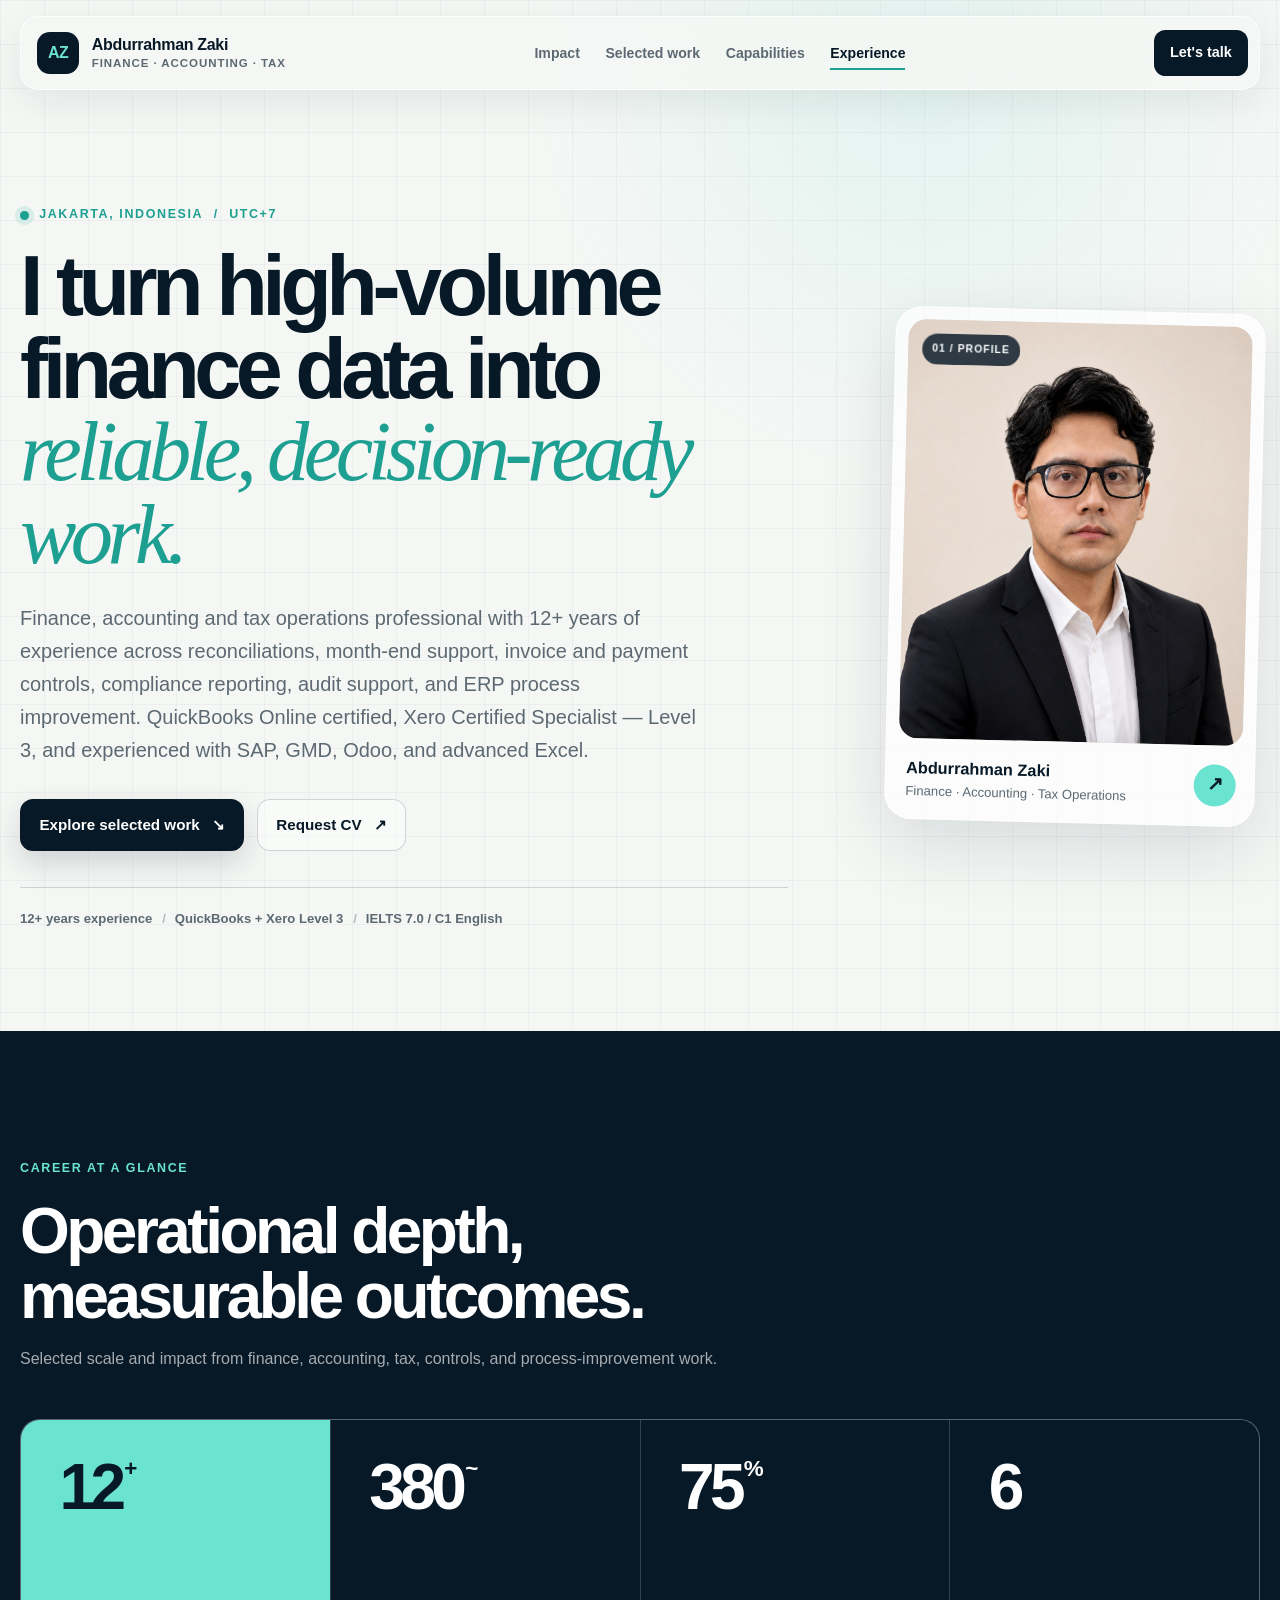
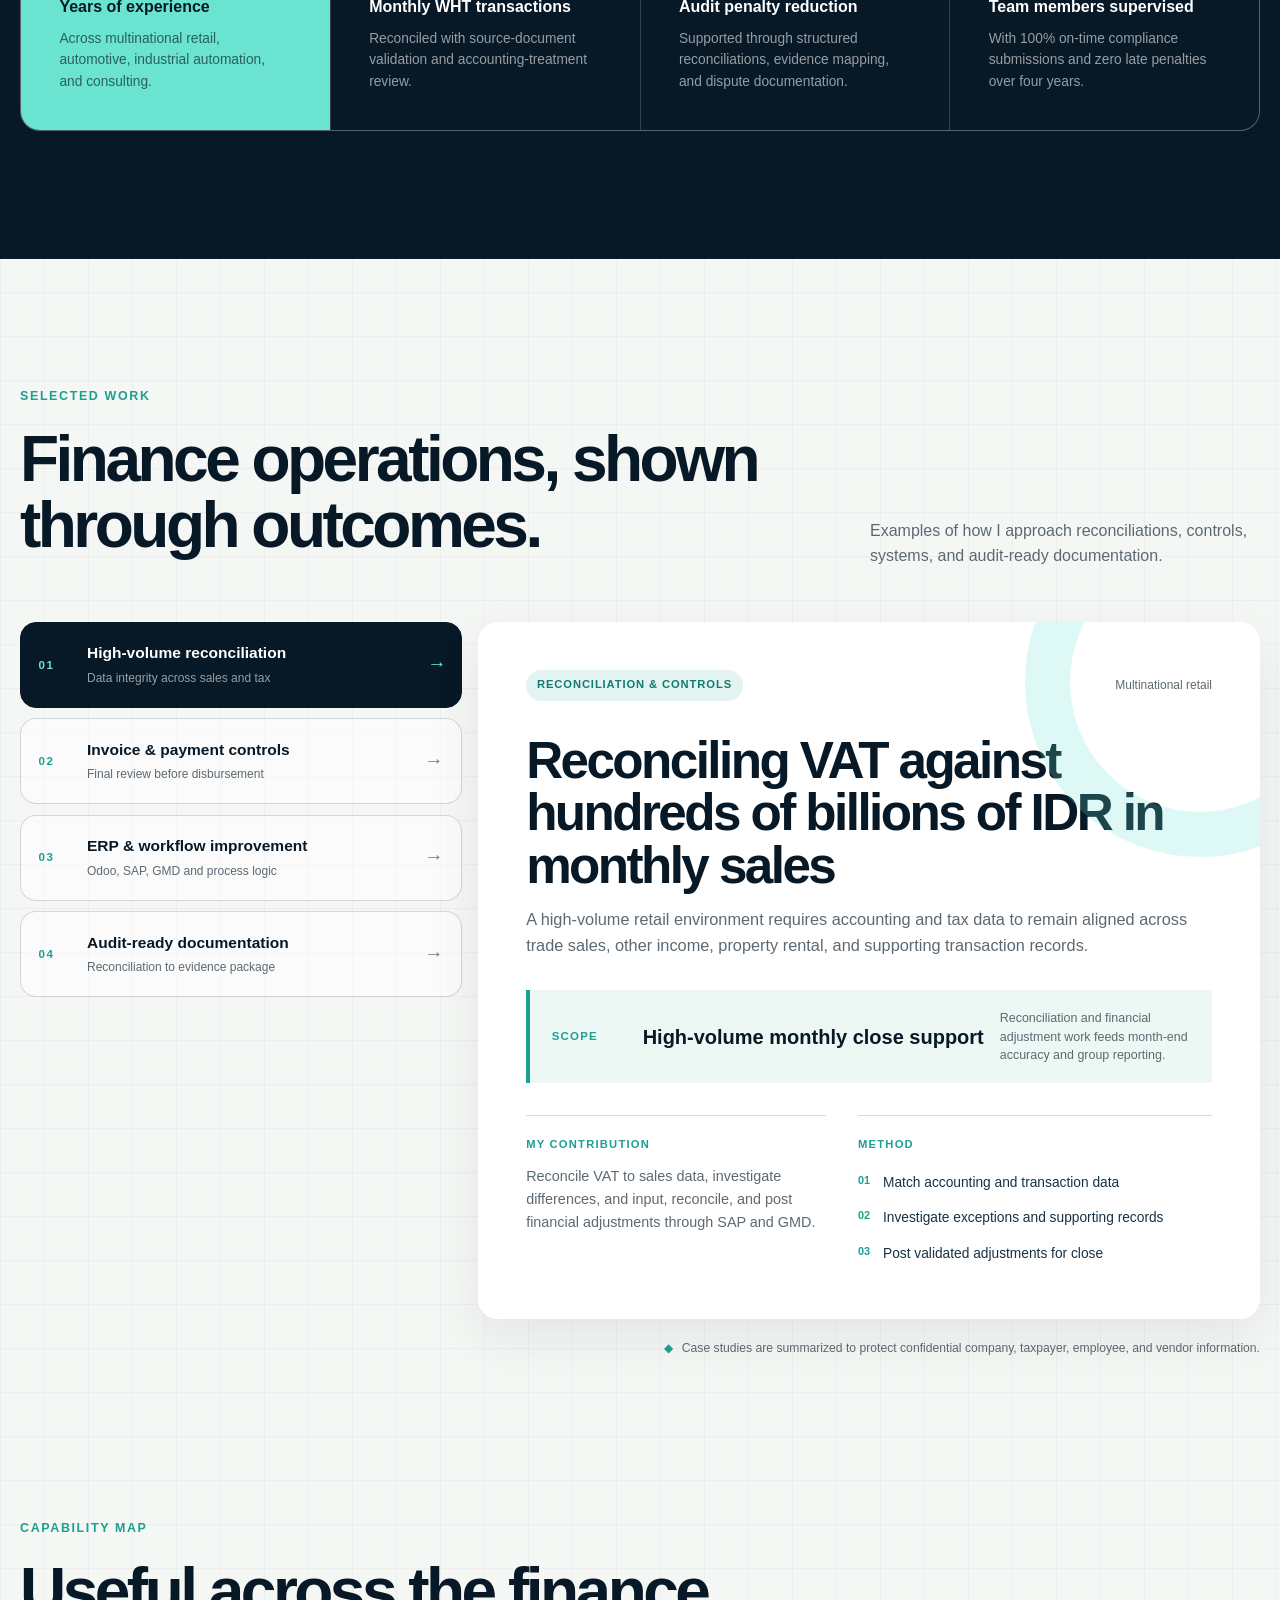
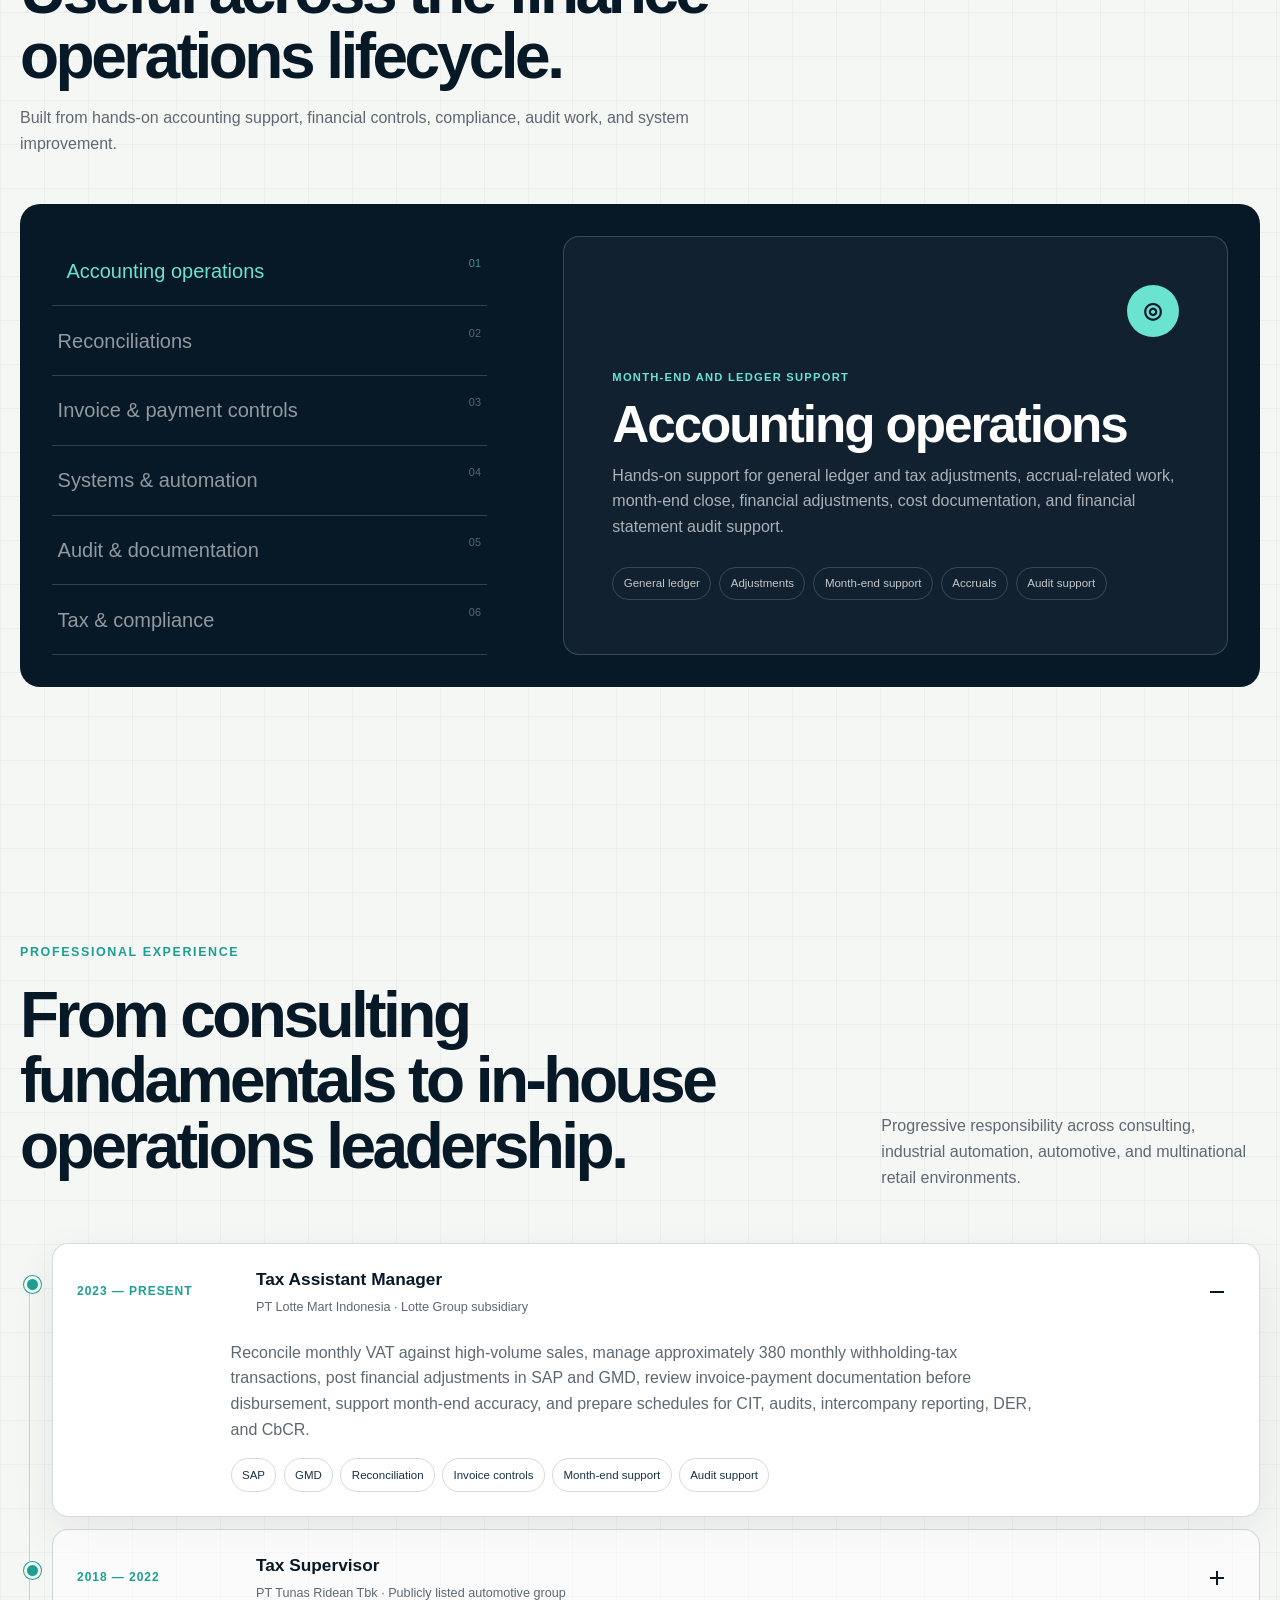
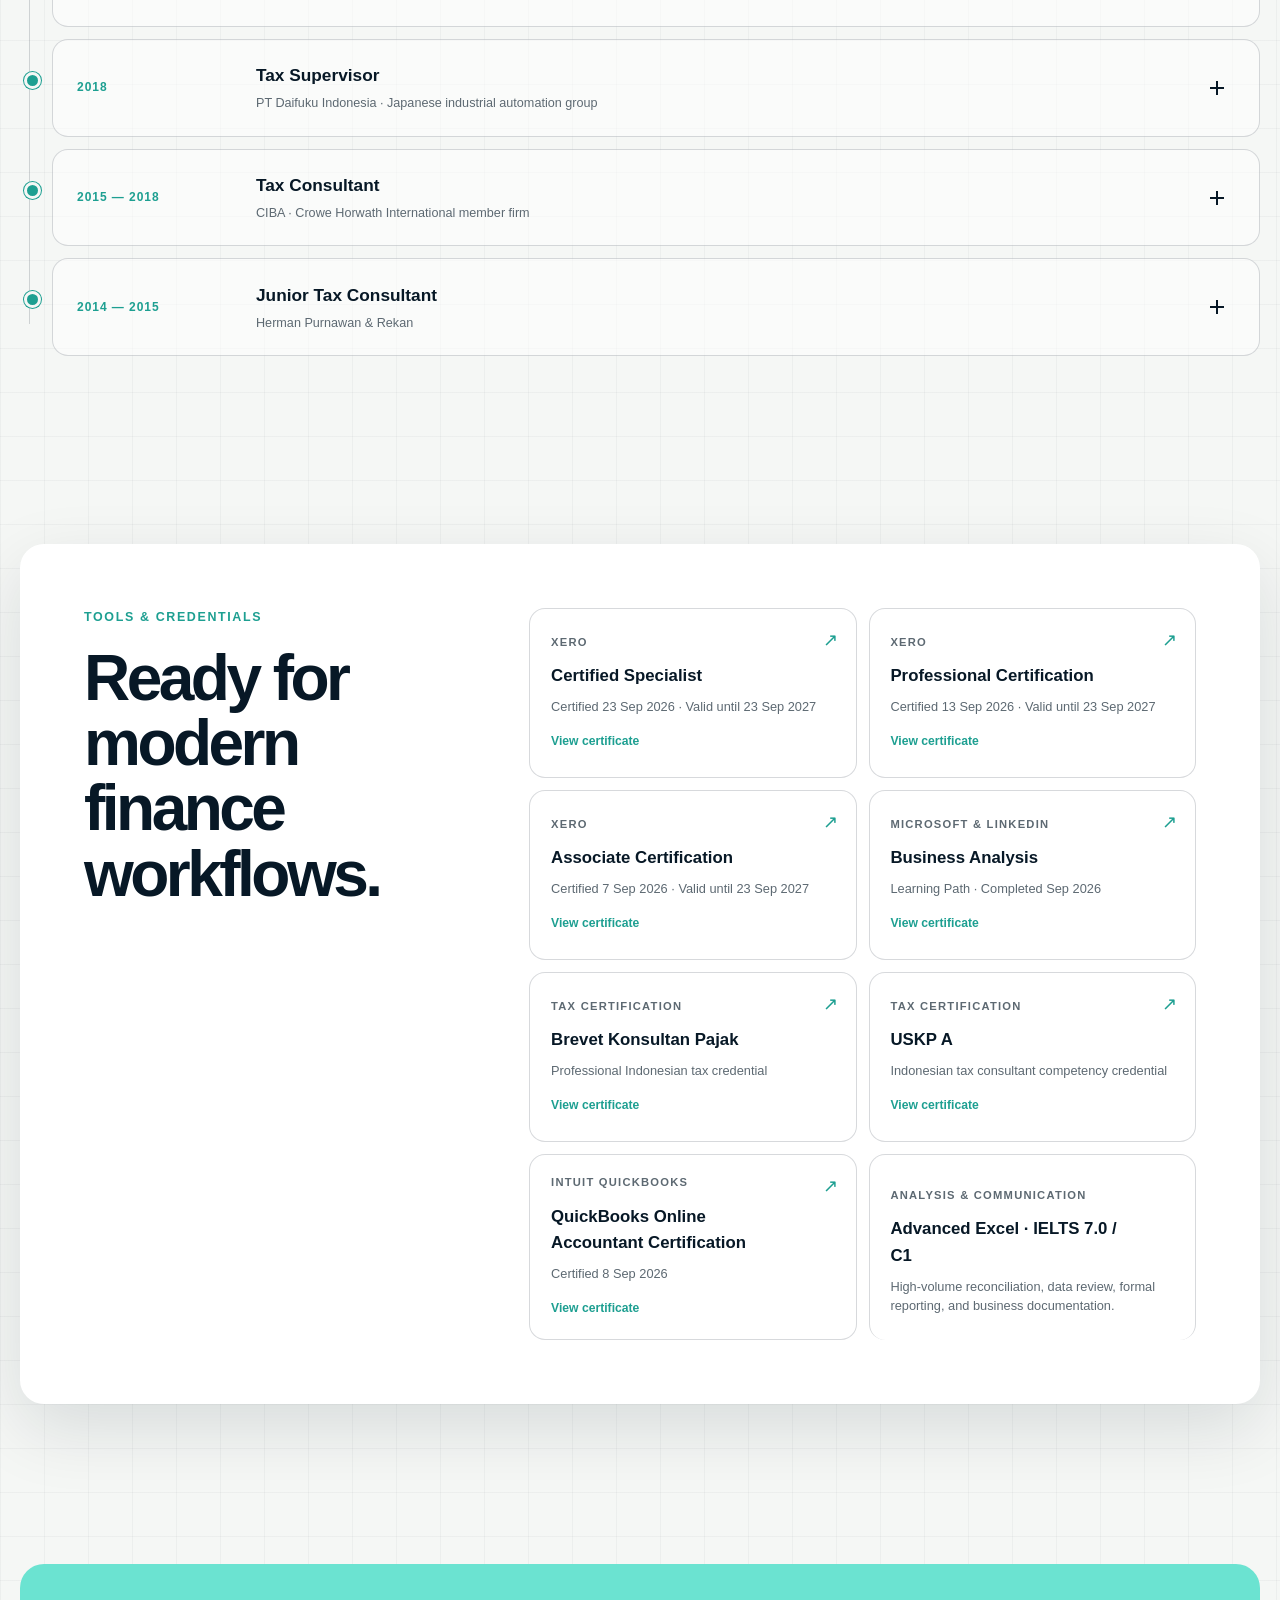
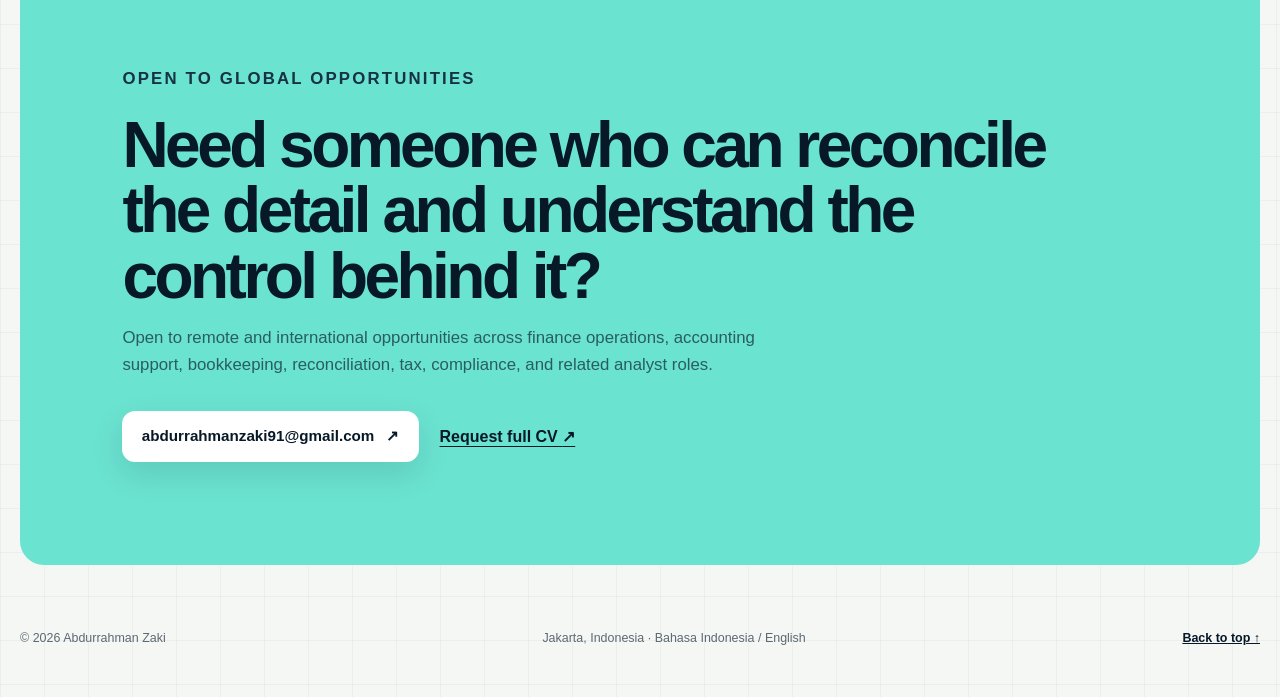
<file: index.html>
<!doctype html>
<html lang="en">
<head>
  <meta charset="utf-8">
  <meta name="viewport" content="width=device-width, initial-scale=1">
  <meta name="description" content="Abdurrahman Zaki — Finance, Accounting & Tax Operations professional with 12+ years of experience across reconciliations, month-end support, invoice controls, compliance, audits, and ERP process improvement.">
  <meta name="theme-color" content="#071826">
  <title>Abdurrahman Zaki | Finance, Accounting & Tax Operations</title>
  <link rel="icon" type="image/svg+xml" href="data:image/svg+xml,%3Csvg xmlns='http://www.w3.org/2000/svg' viewBox='0 0 64 64'%3E%3Crect width='64' height='64' rx='16' fill='%23071826'/%3E%3Cpath d='M15 46 28 16h8l13 30h-9l-2-6H26l-2 6h-9Zm14-14h6l-3-9-3 9Z' fill='%236be3d1'/%3E%3C/svg%3E">
  <link rel="stylesheet" href="styles.css?v=20260928-3">
</head>
<body>
  <a class="skip-link" href="#main">Skip to content</a>

  <header class="site-header" id="top">
    <a class="brand" href="#top" aria-label="Abdurrahman Zaki, home">
      <span class="brand-mark" aria-hidden="true">AZ</span>
      <span class="brand-copy">Abdurrahman Zaki<small>Finance · Accounting · Tax</small></span>
    </a>
    <nav class="main-nav" aria-label="Primary navigation">
      <a href="#impact">Impact</a>
      <a href="#work">Selected work</a>
      <a href="#expertise">Capabilities</a>
      <a href="#journey">Experience</a>
    </nav>
    <a class="header-cta" href="mailto:abdurrahmanzaki91@gmail.com">Let&apos;s talk</a>
  </header>

  <main id="main">
    <section class="hero" aria-labelledby="hero-title">
      <div class="hero-copy">
        <p class="eyebrow"><span class="status-dot" aria-hidden="true"></span> Jakarta, Indonesia <span aria-hidden="true">/</span> UTC+7</p>
        <h1 id="hero-title">I turn high-volume finance data into <em>reliable, decision-ready work.</em></h1>
        <p class="hero-lead">Finance, accounting and tax operations professional with 12+ years of experience across reconciliations, month-end support, invoice and payment controls, compliance reporting, audit support, and ERP process improvement. QuickBooks Online certified, Xero Certified Specialist — Level 3, and experienced with SAP, GMD, Odoo, and advanced Excel.</p>
        <div class="hero-actions">
          <a class="button button-primary" href="#work">Explore selected work <span aria-hidden="true">↘</span></a>
          <a class="button button-secondary" href="mailto:abdurrahmanzaki91@gmail.com?subject=CV%20Request">Request CV <span aria-hidden="true">↗</span></a>
        </div>
        <div class="hero-trust" aria-label="Professional focus">
          <span>12+ years experience</span>
          <span>QuickBooks + Xero Level 3</span>
          <span>IELTS 7.0 / C1 English</span>
        </div>
      </div>

      <aside class="profile-card" aria-label="Professional profile">
        <div class="portrait-wrap">
          <div class="portrait-frame">
            <img src="assets/abdurrahman-zaki.jpeg" alt="Professional portrait of Abdurrahman Zaki" width="1122" height="1402" fetchpriority="high">
          </div>
          <span class="portrait-index" aria-hidden="true">01 / PROFILE</span>
        </div>
        <div class="profile-meta">
          <div>
            <p class="profile-name">Abdurrahman Zaki</p>
            <p>Finance · Accounting · Tax Operations</p>
          </div>
          <a class="round-link" href="mailto:abdurrahmanzaki91@gmail.com" aria-label="Email Abdurrahman Zaki">↗</a>
        </div>
      </aside>
    </section>

    <section class="impact-section section" id="impact" aria-labelledby="impact-title">
      <div class="section-heading">
        <p class="section-kicker">Career at a glance</p>
        <h2 id="impact-title">Operational depth,<br>measurable outcomes.</h2>
        <p>Selected scale and impact from finance, accounting, tax, controls, and process-improvement work.</p>
      </div>
      <div class="metric-grid">
        <article class="metric-card metric-card-accent">
          <p class="metric-value"><span class="counter" data-target="12">12</span><sup>+</sup></p>
          <p class="metric-label">Years of experience</p>
          <p class="metric-note">Across multinational retail, automotive, industrial automation, and consulting.</p>
        </article>
        <article class="metric-card">
          <p class="metric-value"><span class="counter" data-target="380">380</span><sup>~</sup></p>
          <p class="metric-label">Monthly WHT transactions</p>
          <p class="metric-note">Reconciled with source-document validation and accounting-treatment review.</p>
        </article>
        <article class="metric-card">
          <p class="metric-value"><span class="counter" data-target="75">75</span><sup>%</sup></p>
          <p class="metric-label">Audit penalty reduction</p>
          <p class="metric-note">Supported through structured reconciliations, evidence mapping, and dispute documentation.</p>
        </article>
        <article class="metric-card">
          <p class="metric-value"><span class="counter" data-target="6">6</span><sup></sup></p>
          <p class="metric-label">Team members supervised</p>
          <p class="metric-note">With 100% on-time compliance submissions and zero late penalties over four years.</p>
        </article>
      </div>
    </section>

    <section class="work-section section" id="work" aria-labelledby="work-title">
      <div class="section-heading section-heading-row">
        <div>
          <p class="section-kicker">Selected work</p>
          <h2 id="work-title">Finance operations, shown through outcomes.</h2>
        </div>
        <p>Examples of how I approach reconciliations, controls, systems, and audit-ready documentation.</p>
      </div>

      <div class="case-explorer">
        <div class="case-nav" role="tablist" aria-label="Selected case studies">
          <button class="case-tab is-active" type="button" role="tab" aria-selected="true" aria-controls="case-panel" data-case="reconciliation">
            <span class="case-number">01</span>
            <span><strong>High-volume reconciliation</strong><small>Data integrity across sales and tax</small></span>
            <span class="case-arrow" aria-hidden="true">→</span>
          </button>
          <button class="case-tab" type="button" role="tab" aria-selected="false" aria-controls="case-panel" data-case="controls">
            <span class="case-number">02</span>
            <span><strong>Invoice & payment controls</strong><small>Final review before disbursement</small></span>
            <span class="case-arrow" aria-hidden="true">→</span>
          </button>
          <button class="case-tab" type="button" role="tab" aria-selected="false" aria-controls="case-panel" data-case="systems">
            <span class="case-number">03</span>
            <span><strong>ERP & workflow improvement</strong><small>Odoo, SAP, GMD and process logic</small></span>
            <span class="case-arrow" aria-hidden="true">→</span>
          </button>
          <button class="case-tab" type="button" role="tab" aria-selected="false" aria-controls="case-panel" data-case="audit">
            <span class="case-number">04</span>
            <span><strong>Audit-ready documentation</strong><small>Reconciliation to evidence package</small></span>
            <span class="case-arrow" aria-hidden="true">→</span>
          </button>
        </div>

        <article class="case-panel" id="case-panel" role="tabpanel" aria-live="polite">
          <div class="case-topline">
            <span class="case-tag" id="case-tag">Reconciliation & controls</span>
            <span class="case-sector" id="case-sector">Multinational retail</span>
          </div>
          <h3 id="case-title">Reconciling VAT against hundreds of billions of IDR in monthly sales</h3>
          <p class="case-summary" id="case-summary">A high-volume retail environment requires accounting and tax data to remain aligned across trade sales, other income, property rental, and supporting transaction records.</p>
          <div class="case-outcome">
            <p>Scope</p>
            <strong id="case-outcome">High-volume monthly close support</strong>
            <span id="case-outcome-note">Reconciliation and financial adjustment work feeds month-end accuracy and group reporting.</span>
          </div>
          <div class="case-columns">
            <div>
              <p class="mini-label">My contribution</p>
              <p id="case-role">Reconcile VAT to sales data, investigate differences, and input, reconcile, and post financial adjustments through SAP and GMD.</p>
            </div>
            <div>
              <p class="mini-label">Method</p>
              <ol class="method-list" id="case-method">
                <li><span>01</span>Match accounting and transaction data</li>
                <li><span>02</span>Investigate exceptions and supporting records</li>
                <li><span>03</span>Post validated adjustments for close</li>
              </ol>
            </div>
          </div>
        </article>
      </div>
      <p class="confidentiality-note"><span aria-hidden="true">◆</span> Case studies are summarized to protect confidential company, taxpayer, employee, and vendor information.</p>
    </section>

    <section class="expertise-section section" id="expertise" aria-labelledby="expertise-title">
      <div class="section-heading">
        <p class="section-kicker">Capability map</p>
        <h2 id="expertise-title">Useful across the finance operations lifecycle.</h2>
        <p>Built from hands-on accounting support, financial controls, compliance, audit work, and system improvement.</p>
      </div>
      <div class="expertise-layout">
        <div class="expertise-list" role="tablist" aria-label="Professional capabilities">
          <button class="expertise-tab is-active" type="button" role="tab" aria-selected="true" data-expertise="accounting"><span>Accounting operations</span><small>01</small></button>
          <button class="expertise-tab" type="button" role="tab" aria-selected="false" data-expertise="reconciliation"><span>Reconciliations</span><small>02</small></button>
          <button class="expertise-tab" type="button" role="tab" aria-selected="false" data-expertise="controls"><span>Invoice & payment controls</span><small>03</small></button>
          <button class="expertise-tab" type="button" role="tab" aria-selected="false" data-expertise="systems"><span>Systems & automation</span><small>04</small></button>
          <button class="expertise-tab" type="button" role="tab" aria-selected="false" data-expertise="audit"><span>Audit & documentation</span><small>05</small></button>
          <button class="expertise-tab" type="button" role="tab" aria-selected="false" data-expertise="tax"><span>Tax & compliance</span><small>06</small></button>
        </div>
        <article class="expertise-detail" role="tabpanel" aria-live="polite">
          <div class="expertise-icon" aria-hidden="true" id="expertise-icon">◎</div>
          <p class="mini-label" id="expertise-label">Month-end and ledger support</p>
          <h3 id="expertise-detail-title">Accounting operations</h3>
          <p id="expertise-copy">Hands-on support for general ledger and tax adjustments, accrual-related work, month-end close, financial adjustments, cost documentation, and financial statement audit support.</p>
          <div class="skill-chips" id="expertise-chips">
            <span>General ledger</span><span>Adjustments</span><span>Month-end support</span><span>Accruals</span><span>Audit support</span>
          </div>
        </article>
      </div>
    </section>

    <section class="journey-section section" id="journey" aria-labelledby="journey-title">
      <div class="section-heading section-heading-row">
        <div>
          <p class="section-kicker">Professional experience</p>
          <h2 id="journey-title">From consulting fundamentals to in-house operations leadership.</h2>
        </div>
        <p>Progressive responsibility across consulting, industrial automation, automotive, and multinational retail environments.</p>
      </div>

      <div class="timeline">
        <details class="role-card" open>
          <summary>
            <span class="role-year">2023 — Present</span>
            <span class="role-main"><strong>Tax Assistant Manager</strong><small>PT Lotte Mart Indonesia · Lotte Group subsidiary</small></span>
            <span class="role-toggle" aria-hidden="true"></span>
          </summary>
          <div class="role-content">
            <p>Reconcile monthly VAT against high-volume sales, manage approximately 380 monthly withholding-tax transactions, post financial adjustments in SAP and GMD, review invoice-payment documentation before disbursement, support month-end accuracy, and prepare schedules for CIT, audits, intercompany reporting, DER, and CbCR.</p>
            <div class="role-tags"><span>SAP</span><span>GMD</span><span>Reconciliation</span><span>Invoice controls</span><span>Month-end support</span><span>Audit support</span></div>
          </div>
        </details>

        <details class="role-card">
          <summary>
            <span class="role-year">2018 — 2022</span>
            <span class="role-main"><strong>Tax Supervisor</strong><small>PT Tunas Ridean Tbk · Publicly listed automotive group</small></span>
            <span class="role-toggle" aria-hidden="true"></span>
          </summary>
          <div class="role-content">
            <p>Managed six staff, supervised monthly compliance for two entities, supported annual CIT and financial-statement audits, built Odoo tax logic, rebuilt VAT-to-sales reconciliation controls, and maintained 100% on-time submissions with zero late penalties over four years.</p>
            <div class="role-tags"><span>Team supervision</span><span>Odoo</span><span>VAT-to-sales reconciliation</span><span>Controls</span><span>Audit support</span></div>
          </div>
        </details>

        <details class="role-card">
          <summary>
            <span class="role-year">2018</span>
            <span class="role-main"><strong>Tax Supervisor</strong><small>PT Daifuku Indonesia · Japanese industrial automation group</small></span>
            <span class="role-toggle" aria-hidden="true"></span>
          </summary>
          <div class="role-content">
            <p>Managed monthly transaction reconciliations and reporting, supported annual CIT and financial-statement audits, and reduced discrepancies by validating supporting documents against accounting records before filing.</p>
            <div class="role-tags"><span>Transaction reconciliation</span><span>Document validation</span><span>CIT support</span><span>Financial audit support</span></div>
          </div>
        </details>

        <details class="role-card">
          <summary>
            <span class="role-year">2015 — 2018</span>
            <span class="role-main"><strong>Tax Consultant</strong><small>CIBA · Crowe Horwath International member firm</small></span>
            <span class="role-toggle" aria-hidden="true"></span>
          </summary>
          <div class="role-content">
            <p>Managed 15+ corporate client accounts including 12 active monthly compliance accounts, mentored two junior consultants, prepared CIT returns, supported due diligence, and built reconciliations, reports, and evidence packages for audits and disputes.</p>
            <div class="role-tags"><span>Client portfolio</span><span>Reconciliations</span><span>Due diligence</span><span>Reporting</span><span>Documentation</span></div>
          </div>
        </details>

        <details class="role-card">
          <summary>
            <span class="role-year">2014 — 2015</span>
            <span class="role-main"><strong>Junior Tax Consultant</strong><small>Herman Purnawan &amp; Rekan</small></span>
            <span class="role-toggle" aria-hidden="true"></span>
          </summary>
          <div class="role-content">
            <p>Prepared account and tax reconciliations for audit and tax-court work, and completed recurring monthly and annual returns for corporate and individual clients.</p>
            <div class="role-tags"><span>Account reconciliation</span><span>Compliance</span><span>Audit support</span><span>Tax court support</span></div>
          </div>
        </details>
      </div>
    </section>

    <section class="credentials-section section" aria-labelledby="credentials-title">
      <div class="credentials-card">
        <div class="credentials-intro">
          <p class="section-kicker">Tools & credentials</p>
          <h2 id="credentials-title">Ready for modern finance workflows.</h2>
        </div>
        <div class="credentials-grid credential-cards">
          <button class="credential-item" type="button"
            data-cert-title="Xero Certified Specialist"
            data-cert-url="https://drive.google.com/file/d/1XL2VVRqGF5xi9EW6qxtXMw8iBRyFd5K8/preview"
            data-cert-open="https://drive.google.com/file/d/1XL2VVRqGF5xi9EW6qxtXMw8iBRyFd5K8/view">
            <span class="credential-arrow" aria-hidden="true">↗</span>
            <p class="mini-label">Xero</p>
            <h3>Certified Specialist</h3>
            <p>Certified 23 Sep 2026 · Valid until 23 Sep 2027</p>
            <span class="credential-view">View certificate</span>
          </button>
          <button class="credential-item" type="button"
            data-cert-title="Xero Professional Certification"
            data-cert-url="https://drive.google.com/file/d/1mHbg_6rUwX-ovj6bXbtCQcWYtQZ_1btx/preview"
            data-cert-open="https://drive.google.com/file/d/1mHbg_6rUwX-ovj6bXbtCQcWYtQZ_1btx/view">
            <span class="credential-arrow" aria-hidden="true">↗</span>
            <p class="mini-label">Xero</p>
            <h3>Professional Certification</h3>
            <p>Certified 13 Sep 2026 · Valid until 23 Sep 2027</p>
            <span class="credential-view">View certificate</span>
          </button>
          <button class="credential-item" type="button"
            data-cert-title="Xero Associate Certification"
            data-cert-url="https://drive.google.com/file/d/13r6c73xzyF06hivRUhxx23bBWTj9_M6a/preview"
            data-cert-open="https://drive.google.com/file/d/13r6c73xzyF06hivRUhxx23bBWTj9_M6a/view">
            <span class="credential-arrow" aria-hidden="true">↗</span>
            <p class="mini-label">Xero</p>
            <h3>Associate Certification</h3>
            <p>Certified 7 Sep 2026 · Valid until 23 Sep 2027</p>
            <span class="credential-view">View certificate</span>
          </button>
          <button class="credential-item" type="button"
            data-cert-title="Career Essentials in Business Analysis"
            data-cert-url="https://drive.google.com/file/d/1uPdGmIlE5S4fa8fcGHORc-BSuOdx8h1R/preview"
            data-cert-open="https://drive.google.com/file/d/1uPdGmIlE5S4fa8fcGHORc-BSuOdx8h1R/view">
            <span class="credential-arrow" aria-hidden="true">↗</span>
            <p class="mini-label">Microsoft &amp; LinkedIn</p>
            <h3>Business Analysis</h3>
            <p>Learning Path · Completed Sep 2026</p>
            <span class="credential-view">View certificate</span>
          </button>
          <button class="credential-item" type="button"
            data-cert-title="Brevet Konsultan Pajak"
            data-cert-url="https://drive.google.com/file/d/13a_19qpjhpOmjSP4y0rswNUHzB2uxQL3/preview"
            data-cert-open="https://drive.google.com/file/d/13a_19qpjhpOmjSP4y0rswNUHzB2uxQL3/view">
            <span class="credential-arrow" aria-hidden="true">↗</span>
            <p class="mini-label">Tax certification</p>
            <h3>Brevet Konsultan Pajak</h3>
            <p>Professional Indonesian tax credential</p>
            <span class="credential-view">View certificate</span>
          </button>
          <button class="credential-item" type="button"
            data-cert-title="USKP A"
            data-cert-url="https://drive.google.com/file/d/1ALJ7j3egpbIIC0t0bYvEZD34fh76zZTZ/preview"
            data-cert-open="https://drive.google.com/file/d/1ALJ7j3egpbIIC0t0bYvEZD34fh76zZTZ/view">
            <span class="credential-arrow" aria-hidden="true">↗</span>
            <p class="mini-label">Tax certification</p>
            <h3>USKP A</h3>
            <p>Indonesian tax consultant competency credential</p>
            <span class="credential-view">View certificate</span>
          </button>
          <button class="credential-item" type="button"
            data-cert-title="QuickBooks Online Accountant Certification"
            data-cert-url="https://drive.google.com/file/d/1HAF-OC7GWXTKqjxfJtNwpN7pxmoi4073/preview"
            data-cert-open="https://drive.google.com/file/d/1HAF-OC7GWXTKqjxfJtNwpN7pxmoi4073/view">
            <span class="credential-arrow" aria-hidden="true">↗</span>
            <p class="mini-label">Intuit QuickBooks</p>
            <h3>QuickBooks Online Accountant Certification</h3>
            <p>Certified 8 Sep 2026</p>
            <span class="credential-view">View certificate</span>
          </button>
          <div class="credential-item credential-static">
            <p class="mini-label">Analysis &amp; communication</p>
            <h3>Advanced Excel · IELTS 7.0 / C1</h3>
            <p>High-volume reconciliation, data review, formal reporting, and business documentation.</p>
          </div>
        </div>
      </div>
    </section>

    <section class="contact-section" aria-labelledby="contact-title">
      <p class="section-kicker">Open to global opportunities</p>
      <h2 id="contact-title">Need someone who can reconcile the detail and understand the control behind it?</h2>
      <p>Open to remote and international opportunities across finance operations, accounting support, bookkeeping, reconciliation, tax, compliance, and related analyst roles.</p>
      <div class="contact-actions">
        <a class="button button-light" href="mailto:abdurrahmanzaki91@gmail.com">abdurrahmanzaki91@gmail.com <span aria-hidden="true">↗</span></a>
        <a class="text-link" href="mailto:abdurrahmanzaki91@gmail.com?subject=CV%20Request">Request full CV <span aria-hidden="true">↗</span></a>
      </div>
    </section>
  </main>

  <div class="certificate-modal" id="certificate-modal" aria-hidden="true">
    <div class="certificate-backdrop" data-cert-close></div>
    <div class="certificate-dialog" role="dialog" aria-modal="true" aria-labelledby="certificate-title">
      <div class="certificate-toolbar">
        <div>
          <p class="mini-label">Credential</p>
          <h2 id="certificate-title">Certificate</h2>
        </div>
        <div class="certificate-actions">
          <a id="certificate-open" class="certificate-open" href="#" target="_blank" rel="noopener">Open full certificate ↗</a>
          <button class="certificate-close" type="button" data-cert-close aria-label="Close certificate">×</button>
        </div>
      </div>
      <div class="certificate-frame-wrap">
        <iframe id="certificate-frame" title="Certificate preview" loading="lazy" allow="autoplay"></iframe>
      </div>
    </div>
  </div>

  <footer class="site-footer">
    <p>© <span id="year">2026</span> Abdurrahman Zaki</p>
    <p>Jakarta, Indonesia · Bahasa Indonesia / English</p>
    <a href="#top">Back to top ↑</a>
  </footer>

  <script src="script.js?v=20260928-3"></script>
</body>
</html>
</file>
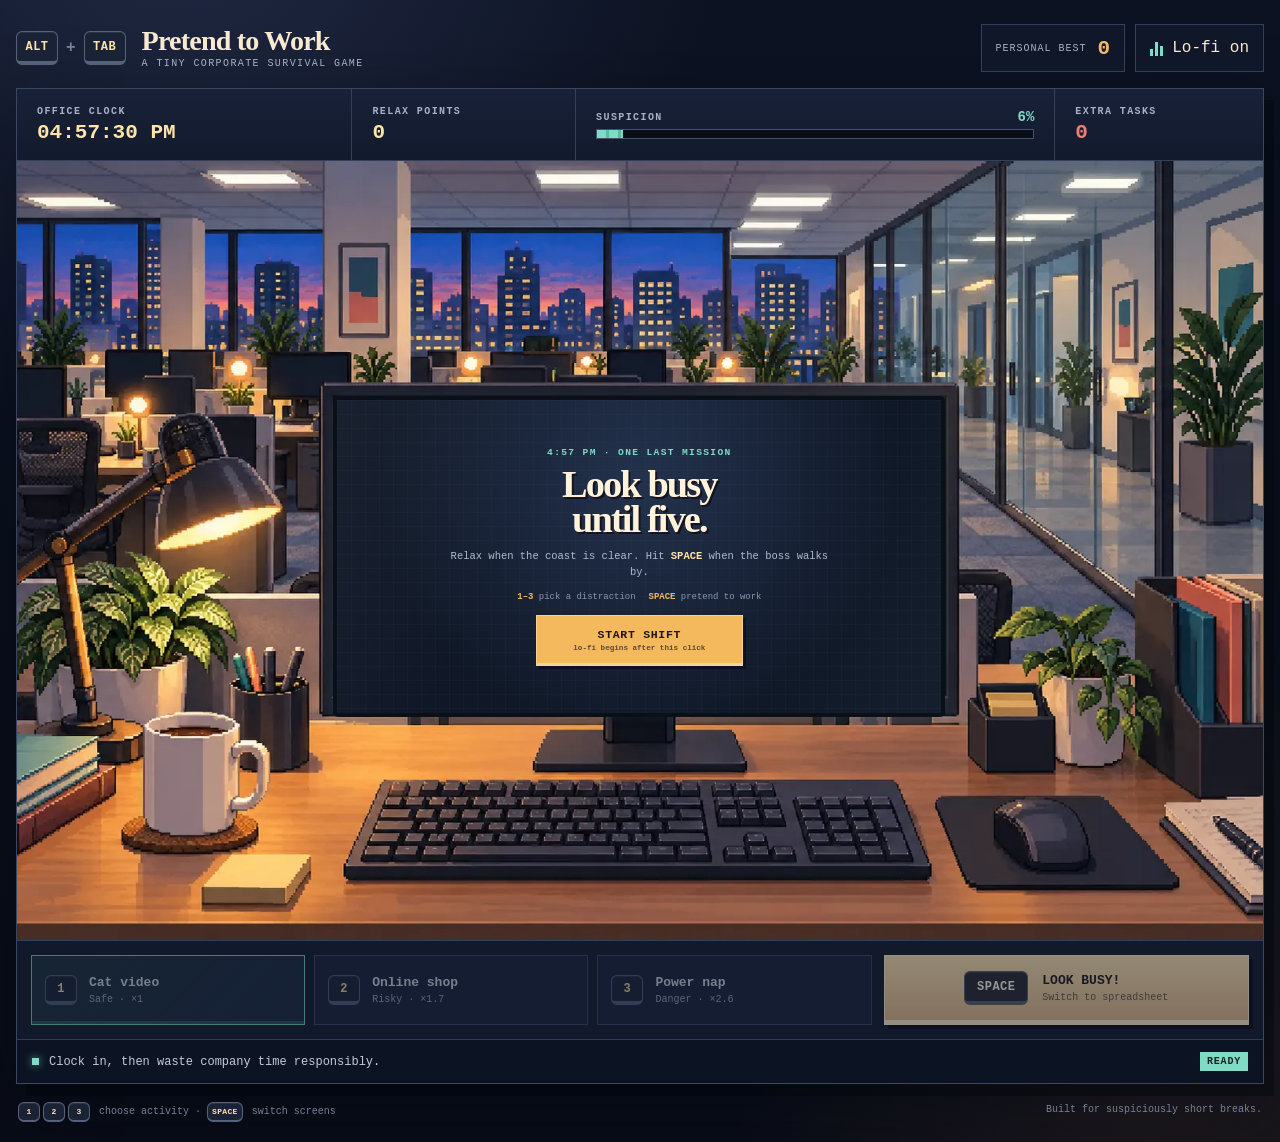
<file: office-break/index.html>
<!doctype html>
<html lang="en">
  <head>
    <meta charset="UTF-8" />
    <meta name="viewport" content="width=device-width, initial-scale=1.0" />
    <meta
      name="description"
      content="ALT+TAB: Pretend to Work — a tiny office survival game about looking busy until five."
    />
    <meta name="theme-color" content="#11182b" />
    <link
      rel="icon"
      type="image/svg+xml"
      href="data:image/svg+xml,%3Csvg xmlns='http://www.w3.org/2000/svg' viewBox='0 0 32 32'%3E%3Crect width='32' height='32' rx='6' fill='%2310182c'/%3E%3Crect x='5' y='6' width='22' height='16' rx='2' fill='%231f3550' stroke='%23f5b95d' stroke-width='2'/%3E%3Cpath d='M10 11h12M10 15h5M17 15h5M13 26h6M16 22v4' stroke='%238ce0ca' stroke-width='2'/%3E%3C/svg%3E"
    />
    <title>ALT+TAB: Pretend to Work</title>
    <link rel="preload" as="image" href="assets/boss.webp" />
    <link rel="preload" as="image" href="assets/coworker.webp" />
    <link rel="preload" as="image" href="assets/janitor.webp" />
    <link rel="stylesheet" href="styles.css?v=20260913f" />
  </head>
  <body>
    <div class="app-shell">
      <header class="masthead">
        <a class="brand" href="./" aria-label="Restart ALT+TAB: Pretend to Work">
          <span class="keycap" aria-hidden="true">ALT</span>
          <span class="brand-plus" aria-hidden="true">+</span>
          <span class="keycap" aria-hidden="true">TAB</span>
          <span class="brand-copy">
            <strong>Pretend to Work</strong>
            <small>A tiny corporate survival game</small>
          </span>
        </a>

        <div class="header-actions">
          <div class="best-score" aria-label="Personal best relax score">
            <span>PERSONAL BEST</span>
            <strong id="bestScore">0</strong>
          </div>
          <button class="audio-button" id="soundToggle" type="button" aria-pressed="true">
            <span class="audio-bars" aria-hidden="true"><i></i><i></i><i></i></span>
            <span id="soundLabel">Lo-fi on</span>
          </button>
        </div>
      </header>

      <main>
        <section class="game-panel" aria-label="ALT+TAB Pretend to Work game">
          <div class="status-bar">
            <div class="stat clock-stat">
              <span class="stat-label">OFFICE CLOCK</span>
              <div class="clock-value-row">
                <strong id="officeClock">04:57:30 PM</strong>
                <span class="clock-penalty" id="clockPenalty" hidden>+2:00</span>
              </div>
            </div>

            <div class="stat points-stat">
              <span class="stat-label">RELAX POINTS</span>
              <strong id="score">0</strong>
            </div>

            <div class="stat suspicion-stat">
              <div class="stat-heading">
                <span class="stat-label">SUSPICION</span>
                <strong id="suspicionValue">6%</strong>
              </div>
              <div class="meter" aria-hidden="true"><span id="suspicionMeter"></span></div>
            </div>

            <div class="stat tasks-stat">
              <span class="stat-label">EXTRA TASKS</span>
              <strong id="extraTasks">0</strong>
            </div>
          </div>

          <div class="game-stage" id="gameStage">
            <div class="visual-layer" aria-hidden="true">
              <img
                class="office-art"
                src="assets/pretend-office.webp"
                alt=""
              />
              <div class="window-glow"></div>
              <div class="foreground-lane" id="foregroundLane">
                <div class="visitor" id="visitor">
                  <span class="visitor-tag" id="visitorTag">BOSS</span>
                  <img id="visitorImage" src="assets/boss.webp" alt="" />
                </div>
              </div>
              <img class="office-occluder occluder-desk" src="assets/pretend-office.webp" alt="" />
              <img class="office-occluder occluder-left" src="assets/pretend-office.webp" alt="" />
              <img class="office-occluder occluder-right-plant" src="assets/pretend-office.webp" alt="" />
              <img class="office-occluder occluder-right-shelf" src="assets/pretend-office.webp" alt="" />
              <div class="approach-cue" id="approachCue">
                <span class="cue-pulse"></span>
                <span id="approachText">FOOTSTEPS</span>
              </div>
            </div>

            <section class="monitor-screen" id="monitorScreen" aria-live="polite">
              <div class="screen-sheen" aria-hidden="true"></div>

              <div class="start-screen screen-panel" id="startScreen">
                <p class="monitor-kicker">4:57 PM · ONE LAST MISSION</p>
                <h1>Look busy<br />until five.</h1>
                <p class="start-copy">
                  Relax when the coast is clear. Hit <strong>SPACE</strong> when the boss walks by.
                </p>
                <div class="mini-rules">
                  <span><b>1–3</b> pick a distraction</span>
                  <span><b>SPACE</b> pretend to work</span>
                </div>
                <button class="start-button" id="startButton" type="button">
                  <span>START SHIFT</span>
                  <small>lo-fi begins after this click</small>
                </button>
              </div>

              <div class="desktop" id="desktop" hidden>
                <div class="window-bar">
                  <div class="traffic-lights" aria-hidden="true"><i></i><i></i><i></i></div>
                  <span id="windowTitle">Definitely_Working.xlsx</span>
                  <span class="window-status" id="windowStatus">BREAK MODE</span>
                </div>

                <div class="break-view" id="breakView">
                  <div class="activity-screen cat-screen" data-screen="cat">
                    <div class="cat-video">
                      <span class="pixel-cat" aria-hidden="true">/ᐠ｡ꞈ｡ᐟ\</span>
                      <span class="play-ring" aria-hidden="true">▶</span>
                    </div>
                    <div class="video-copy">
                      <p>MEOWTUBE · LIVE</p>
                      <h2>Cat judges quarterly results</h2>
                      <div class="fake-progress"><span></span></div>
                      <small>Safe · steady points · instant cover</small>
                    </div>
                  </div>

                  <div class="activity-screen shop-screen" data-screen="shop" hidden>
                    <div class="shop-grid" aria-hidden="true">
                      <span>⌨</span><span>☕</span><span>🪴</span><span>◈</span>
                    </div>
                    <div>
                      <p>MIDNIGHT MARKET</p>
                      <h2>Things you absolutely “need”</h2>
                      <small>Risky · faster points · cursed pop-ups</small>
                    </div>
                  </div>

                  <div class="activity-screen nap-screen" data-screen="nap" hidden>
                    <div class="nap-face" aria-hidden="true"><span>－</span><span>－</span></div>
                    <div class="zzz" aria-hidden="true">z<br />z<br />z</div>
                    <div>
                      <p>POWER NAP.exe</p>
                      <h2>Five minutes. Allegedly.</h2>
                      <small>Maximum points · SPACE wakes you first</small>
                    </div>
                  </div>

                  <div class="shopping-popup" id="shoppingPopup" hidden>
                    <button id="closePopup" type="button" aria-label="Close advertisement">×</button>
                    <b>WAIT!</b>
                    <span>Your cart misses you.</span>
                    <small>SPACE closes this first</small>
                  </div>
                </div>

                <div class="work-view" id="workView" hidden>
                  <div class="sheet-toolbar">
                    <span>File</span><span>Home</span><span>Insert</span><span>Data</span>
                    <b>Share</b>
                  </div>
                  <div class="formula-row">
                    <b>fx</b><span>=SUMPRODUCT(LOOK_BUSY, VERY_BUSY)</span>
                  </div>
                  <div class="spreadsheet" id="spreadsheet" aria-label="Fake work spreadsheet">
                    <span class="sheet-corner"></span>
                  </div>
                  <div class="work-badge"><span></span> SYNERGY ANALYSIS IN PROGRESS</div>
                </div>

                <div class="screen-flash" id="screenFlash" aria-hidden="true"></div>
              </div>

              <div class="clockout-animation" id="clockoutAnimation" hidden aria-hidden="true">
                <div class="clockout-grid"></div>
                <div class="exit-door"><span>EXIT</span></div>
                <div class="leaving-worker">
                  <i class="worker-head"></i>
                  <i class="worker-body"></i>
                  <i class="worker-arm"></i>
                  <i class="worker-leg leg-one"></i>
                  <i class="worker-leg leg-two"></i>
                  <i class="worker-case"></i>
                </div>
                <div class="clockout-copy">
                  <span>ACCESS GRANTED</span>
                  <strong id="clockoutTime">5:00 PM</strong>
                  <small>ESCAPING OFFICE...</small>
                </div>
              </div>

              <div class="end-screen screen-panel" id="endScreen" hidden>
                <p class="monitor-kicker" id="endKicker">5:00 PM · SHIFT SURVIVED</p>
                <h2 id="endingTitle">Corporate Ninja</h2>
                <p id="endingCopy">Nobody saw a thing. Probably.</p>
                <div class="result-grid">
                  <span>Relax points <b id="finalScore">0</b></span>
                  <span>Caught <b id="caughtCount">0×</b></span>
                  <span>Overtime <b id="overtimeResult">+0m</b></span>
                </div>
                <button class="start-button" id="restartButton" type="button">PLAY AGAIN</button>
              </div>
            </section>
          </div>

          <div class="control-deck" aria-label="Game controls">
            <div class="activity-picker" role="group" aria-label="Choose a break activity">
              <button class="activity-button is-active" type="button" data-activity="cat">
                <kbd>1</kbd><span><b>Cat video</b><small>Safe · ×1</small></span>
              </button>
              <button class="activity-button" type="button" data-activity="shop">
                <kbd>2</kbd><span><b>Online shop</b><small>Risky · ×1.7</small></span>
              </button>
              <button class="activity-button" type="button" data-activity="nap">
                <kbd>3</kbd><span><b>Power nap</b><small>Danger · ×2.6</small></span>
              </button>
            </div>

            <button class="cover-button" id="coverButton" type="button" disabled>
              <kbd>SPACE</kbd>
              <span><b id="coverLabel">LOOK BUSY!</b><small id="coverHint">Switch to spreadsheet</small></span>
            </button>
          </div>

          <div class="message-bar" id="messageBar" role="status">
            <span class="message-dot" aria-hidden="true"></span>
            <p id="messageText">Clock in, then waste company time responsibly.</p>
            <span class="mode-chip" id="modeChip">READY</span>
          </div>
        </section>
      </main>

      <footer>
        <p><kbd>1</kbd><kbd>2</kbd><kbd>3</kbd> choose activity · <kbd>SPACE</kbd> switch screens</p>
        <p>Built for suspiciously short breaks.</p>
      </footer>
    </div>

    <noscript>This tiny corporate crisis requires JavaScript.</noscript>
    <script src="game.js?v=20260913c"></script>
  </body>
</html>
</file>
<file: styles.css>
:root {
  --ink: #071826;
  --ink-soft: #173244;
  --paper: #f5f7f5;
  --white: #ffffff;
  --line: rgba(7, 24, 38, 0.16);
  --line-dark: rgba(255, 255, 255, 0.18);
  --muted: #5d6972;
  --aqua: #6be3d1;
  --aqua-deep: #1d9f91;
  --lime: #c6f06f;
  --blue: #9ab7ff;
  --shadow: 0 24px 70px rgba(7, 24, 38, 0.12);
  --max: 1240px;
  --radius: 1.25rem;
}

* { box-sizing: border-box; }

html {
  scroll-behavior: smooth;
  scroll-padding-top: 6rem;
}

body {
  margin: 0;
  color: var(--ink);
  background:
    linear-gradient(rgba(7, 24, 38, 0.035) 1px, transparent 1px),
    linear-gradient(90deg, rgba(7, 24, 38, 0.035) 1px, transparent 1px),
    var(--paper);
  background-size: 44px 44px;
  font-family: Inter, ui-sans-serif, -apple-system, BlinkMacSystemFont, "Segoe UI", sans-serif;
  font-size: 16px;
  line-height: 1.6;
  -webkit-font-smoothing: antialiased;
}

body::before {
  content: "";
  position: fixed;
  inset: 0;
  pointer-events: none;
  background: radial-gradient(circle at 72% 10%, rgba(107, 227, 209, 0.12), transparent 24rem);
  z-index: -1;
}

a { color: inherit; }
button, a { -webkit-tap-highlight-color: transparent; }
button { font: inherit; }
img { display: block; max-width: 100%; }

.skip-link {
  position: fixed;
  left: 1rem;
  top: -5rem;
  z-index: 100;
  padding: .75rem 1rem;
  background: var(--aqua);
  color: var(--ink);
  border-radius: .5rem;
  font-weight: 700;
}

.skip-link:focus { top: 1rem; }

.site-header {
  width: min(calc(100% - 2rem), var(--max));
  min-height: 74px;
  margin: 1rem auto 0;
  padding: .65rem .7rem .65rem 1rem;
  display: flex;
  align-items: center;
  justify-content: space-between;
  gap: 1.5rem;
  position: sticky;
  top: 1rem;
  z-index: 20;
  border: 1px solid rgba(255,255,255,.72);
  border-radius: 1.15rem;
  background: rgba(245, 247, 245, .84);
  box-shadow: 0 12px 40px rgba(7,24,38,.08);
  backdrop-filter: blur(18px);
}

.brand {
  text-decoration: none;
  display: inline-flex;
  align-items: center;
  gap: .8rem;
  min-width: max-content;
}

.brand-mark {
  width: 42px;
  height: 42px;
  display: grid;
  place-items: center;
  background: var(--ink);
  color: var(--aqua);
  border-radius: .8rem;
  font-weight: 800;
  letter-spacing: -.04em;
}

.brand-copy {
  line-height: 1.15;
  font-weight: 750;
  letter-spacing: -.02em;
}

.brand-copy small {
  display: block;
  margin-top: .2rem;
  color: var(--muted);
  font-size: .72rem;
  font-weight: 600;
  letter-spacing: .08em;
  text-transform: uppercase;
}

.main-nav {
  display: flex;
  align-items: center;
  justify-content: center;
  gap: clamp(.7rem, 2vw, 1.75rem);
}

.main-nav a {
  position: relative;
  color: var(--muted);
  text-decoration: none;
  font-size: .88rem;
  font-weight: 650;
  white-space: nowrap;
}

.main-nav a::after {
  content: "";
  position: absolute;
  left: 0;
  right: 100%;
  bottom: -.35rem;
  height: 2px;
  background: var(--aqua-deep);
  transition: right .2s ease;
}

.main-nav a:hover::after,
.main-nav a.is-active::after { right: 0; }
.main-nav a.is-active { color: var(--ink); }

.header-cta {
  min-width: max-content;
  padding: .72rem 1rem;
  border-radius: .72rem;
  background: var(--ink);
  color: var(--white);
  text-decoration: none;
  font-size: .9rem;
  font-weight: 700;
  transition: transform .2s ease, background .2s ease;
}

.header-cta:hover { transform: translateY(-2px); background: var(--ink-soft); }

.hero {
  width: min(calc(100% - 2rem), var(--max));
  min-height: calc(100svh - 106px);
  margin: 0 auto;
  padding: clamp(4rem, 9vw, 8rem) 0 clamp(4rem, 8vw, 7rem);
  display: grid;
  grid-template-columns: minmax(0, 1.35fr) minmax(310px, .65fr);
  align-items: center;
  gap: clamp(3rem, 8vw, 7rem);
}

.hero-copy { max-width: 780px; }

.eyebrow,
.section-kicker {
  margin: 0 0 1.25rem;
  display: flex;
  align-items: center;
  gap: .65rem;
  color: var(--aqua-deep);
  font-size: .78rem;
  font-weight: 800;
  letter-spacing: .13em;
  text-transform: uppercase;
}

.status-dot {
  width: .55rem;
  height: .55rem;
  border-radius: 50%;
  background: var(--aqua-deep);
  box-shadow: 0 0 0 .32rem rgba(29,159,145,.13);
}

h1, h2, h3, p { margin-top: 0; }

h1 {
  margin-bottom: 1.6rem;
  font-size: clamp(3rem, 6.6vw, 6.15rem);
  line-height: .98;
  letter-spacing: -.065em;
  font-weight: 690;
}

h1 em {
  display: block;
  color: var(--aqua-deep);
  font-family: Georgia, "Times New Roman", serif;
  font-weight: 400;
}

.hero-lead {
  max-width: 680px;
  margin-bottom: 2rem;
  color: var(--muted);
  font-size: clamp(1.05rem, 1.6vw, 1.25rem);
  line-height: 1.65;
}

.hero-actions,
.contact-actions {
  display: flex;
  align-items: center;
  flex-wrap: wrap;
  gap: .8rem;
}

.button {
  min-height: 50px;
  padding: .8rem 1.15rem;
  display: inline-flex;
  align-items: center;
  justify-content: center;
  gap: .75rem;
  border: 1px solid transparent;
  border-radius: .82rem;
  text-decoration: none;
  font-size: .95rem;
  font-weight: 750;
  transition: transform .2s ease, box-shadow .2s ease, background .2s ease;
}

.button:hover { transform: translateY(-3px); }
.button-primary { background: var(--ink); color: var(--white); box-shadow: 0 12px 30px rgba(7,24,38,.16); }
.button-primary:hover { box-shadow: 0 16px 34px rgba(7,24,38,.24); }
.button-secondary { border-color: var(--line); background: rgba(255,255,255,.45); }
.button-secondary:hover { background: var(--white); }

.hero-trust {
  margin-top: 2.25rem;
  padding-top: 1.25rem;
  display: flex;
  flex-wrap: wrap;
  gap: .65rem 1.4rem;
  border-top: 1px solid var(--line);
  color: var(--muted);
  font-size: .82rem;
  font-weight: 650;
}

.hero-trust span { position: relative; }
.hero-trust span:not(:last-child)::after {
  content: "/";
  position: absolute;
  right: -.85rem;
  color: rgba(7,24,38,.28);
}

.profile-card {
  width: min(100%, 420px);
  justify-self: end;
  padding: .75rem;
  border: 1px solid rgba(255,255,255,.8);
  border-radius: 1.65rem;
  background: rgba(255,255,255,.66);
  box-shadow: var(--shadow);
  transform: rotate(1.4deg);
  transition: transform .35s ease;
}

.profile-card:hover { transform: rotate(0deg) translateY(-6px); }

.portrait-wrap { position: relative; }

.portrait-frame {
  aspect-ratio: .82;
  overflow: hidden;
  border-radius: 1.15rem;
  background: #e4ded7;
}

.portrait-frame img {
  width: 100%;
  height: 100%;
  object-fit: cover;
  object-position: 50% 27%;
  filter: saturate(.88) contrast(1.03);
  transition: transform .6s cubic-bezier(.2,.7,.2,1);
}

.profile-card:hover img { transform: scale(1.025); }

.portrait-index {
  position: absolute;
  left: .85rem;
  top: .85rem;
  padding: .45rem .65rem;
  border-radius: 2rem;
  background: rgba(7,24,38,.82);
  color: var(--white);
  font-size: .65rem;
  font-weight: 750;
  letter-spacing: .1em;
  backdrop-filter: blur(8px);
}

.profile-meta {
  padding: 1rem .35rem .3rem .5rem;
  display: flex;
  align-items: center;
  justify-content: space-between;
  gap: 1rem;
}

.profile-meta p { margin-bottom: 0; color: var(--muted); font-size: .82rem; }
.profile-meta .profile-name { color: var(--ink); font-size: 1.02rem; font-weight: 780; }

.round-link {
  width: 42px;
  height: 42px;
  display: grid;
  place-items: center;
  flex: 0 0 auto;
  border-radius: 50%;
  background: var(--aqua);
  color: var(--ink);
  text-decoration: none;
  font-size: 1.2rem;
  font-weight: 800;
}

.section {
  width: min(calc(100% - 2rem), var(--max));
  margin: 0 auto;
  padding: clamp(5rem, 10vw, 9rem) 0;
}

.section-heading { max-width: 760px; margin-bottom: 3rem; }
.section-heading-row {
  max-width: none;
  display: flex;
  justify-content: space-between;
  align-items: end;
  gap: 3rem;
}

.section-heading-row > p { max-width: 390px; margin-bottom: .3rem; }

.section-heading h2,
.credentials-intro h2,
.contact-section h2 {
  margin-bottom: 1rem;
  font-size: clamp(2.5rem, 5vw, 4.6rem);
  line-height: 1.02;
  letter-spacing: -.055em;
  font-weight: 680;
}

.section-heading > p:last-child,
.section-heading-row > p,
.credentials-grid p,
.contact-section > p {
  color: var(--muted);
}

.impact-section {
  width: 100%;
  max-width: none;
  padding-left: max(1rem, calc((100% - var(--max))/2));
  padding-right: max(1rem, calc((100% - var(--max))/2));
  background: var(--ink);
  color: var(--white);
}

.impact-section .section-heading p:last-child { color: rgba(255,255,255,.64); }
.impact-section .section-kicker { color: var(--aqua); }

.metric-grid {
  display: grid;
  grid-template-columns: repeat(4, 1fr);
  gap: 1px;
  overflow: hidden;
  border: 1px solid var(--line-dark);
  border-radius: var(--radius);
  background: var(--line-dark);
}

.metric-card {
  min-height: 310px;
  padding: clamp(1.5rem, 3vw, 2.4rem);
  display: flex;
  flex-direction: column;
  background: var(--ink);
}

.metric-card-accent { background: var(--aqua); color: var(--ink); }

.metric-value {
  margin-bottom: auto;
  font-size: clamp(3rem, 5vw, 5rem);
  line-height: .9;
  letter-spacing: -.07em;
  font-weight: 760;
}

.metric-value sup { margin-left: .12em; font-size: .35em; vertical-align: top; letter-spacing: 0; }
.metric-label { margin: 2rem 0 .5rem; font-weight: 780; }
.metric-note { margin-bottom: 0; color: rgba(255,255,255,.58); font-size: .86rem; line-height: 1.55; }
.metric-card-accent .metric-note { color: rgba(7,24,38,.65); }

.work-section { padding-bottom: 5rem; }

.case-explorer {
  display: grid;
  grid-template-columns: .82fr 1.45fr;
  gap: 1rem;
}

.case-nav {
  display: flex;
  flex-direction: column;
  gap: .65rem;
}

.case-tab {
  width: 100%;
  min-height: 86px;
  padding: 1rem 1.1rem;
  display: grid;
  grid-template-columns: 34px 1fr auto;
  align-items: center;
  gap: .9rem;
  text-align: left;
  color: var(--ink);
  border: 1px solid var(--line);
  border-radius: 1rem;
  background: rgba(255,255,255,.5);
  cursor: pointer;
  transition: background .2s ease, transform .2s ease, border-color .2s ease;
}

.case-tab:hover { transform: translateX(5px); background: var(--white); }
.case-tab.is-active { background: var(--ink); color: var(--white); border-color: var(--ink); }
.case-number { color: var(--aqua-deep); font-size: .72rem; font-weight: 800; letter-spacing: .12em; }
.case-tab.is-active .case-number { color: var(--aqua); }
.case-tab strong, .case-tab small { display: block; }
.case-tab strong { font-size: .97rem; }
.case-tab small { margin-top: .18rem; color: var(--muted); font-size: .75rem; }
.case-tab.is-active small { color: rgba(255,255,255,.58); }
.case-arrow { font-size: 1.2rem; opacity: .55; transition: transform .2s ease; }
.case-tab.is-active .case-arrow { transform: translateX(3px); opacity: 1; color: var(--aqua); }

.case-panel {
  min-height: 570px;
  padding: clamp(1.6rem, 4vw, 3rem);
  display: flex;
  flex-direction: column;
  position: relative;
  overflow: hidden;
  border-radius: var(--radius);
  background: var(--white);
  box-shadow: 0 18px 50px rgba(7,24,38,.08);
}

.case-panel::after {
  content: "";
  position: absolute;
  width: 260px;
  height: 260px;
  right: -115px;
  top: -115px;
  border: 45px solid rgba(107,227,209,.22);
  border-radius: 50%;
  pointer-events: none;
}

.case-topline { display: flex; justify-content: space-between; align-items: center; gap: 1rem; }
.case-tag {
  padding: .42rem .68rem;
  border-radius: 2rem;
  background: rgba(29,159,145,.12);
  color: #137a6e;
  font-size: .7rem;
  font-weight: 800;
  letter-spacing: .08em;
  text-transform: uppercase;
}
.case-sector { color: var(--muted); font-size: .75rem; text-align: right; }
.case-panel h3 { max-width: 680px; margin: 2.1rem 0 .8rem; font-size: clamp(2rem, 4vw, 3.7rem); line-height: 1.03; letter-spacing: -.05em; }
.case-summary { max-width: 720px; color: var(--muted); font-size: 1.02rem; }

.case-outcome {
  margin: 1rem 0 2rem;
  padding: 1.2rem 1.35rem;
  display: grid;
  grid-template-columns: .55fr 1fr 1.4fr;
  align-items: center;
  gap: 1rem;
  border-left: 4px solid var(--aqua-deep);
  background: #edf7f4;
}
.case-outcome p, .case-outcome span { margin-bottom: 0; }
.case-outcome p { color: var(--aqua-deep); font-size: .72rem; font-weight: 800; letter-spacing: .1em; text-transform: uppercase; }
.case-outcome strong { font-size: 1.25rem; white-space: nowrap; }
.case-outcome span { color: var(--muted); font-size: .78rem; line-height: 1.45; }

.case-columns { margin-top: auto; display: grid; grid-template-columns: 1fr 1.18fr; gap: 2rem; }
.case-columns > div { padding-top: 1.25rem; border-top: 1px solid var(--line); }
.case-columns p:last-child { margin-bottom: 0; color: var(--muted); font-size: .9rem; }
.mini-label { margin-bottom: .7rem; color: var(--aqua-deep); font-size: .7rem; font-weight: 800; letter-spacing: .11em; text-transform: uppercase; }
.method-list { margin: 0; padding: 0; list-style: none; }
.method-list li { padding: .42rem 0; display: flex; gap: .8rem; color: var(--ink-soft); font-size: .86rem; }
.method-list span { color: var(--aqua-deep); font-size: .68rem; font-weight: 800; }

.case-panel.is-switching { animation: panel-in .28s ease both; }
@keyframes panel-in { from { opacity: .45; transform: translateY(7px); } to { opacity: 1; transform: translateY(0); } }

.confidentiality-note {
  margin: 1.25rem 0 0;
  color: var(--muted);
  font-size: .76rem;
  text-align: right;
}
.confidentiality-note span { margin-right: .35rem; color: var(--aqua-deep); }

.expertise-section { padding-top: 5rem; }
.expertise-layout {
  padding: clamp(1.2rem, 3vw, 2rem);
  display: grid;
  grid-template-columns: .85fr 1.3fr;
  gap: clamp(2rem, 6vw, 6rem);
  border-radius: var(--radius);
  background: var(--ink);
  color: var(--white);
}

.expertise-list { display: flex; flex-direction: column; }
.expertise-tab {
  padding: 1.15rem .35rem;
  display: flex;
  justify-content: space-between;
  color: rgba(255,255,255,.56);
  border: 0;
  border-bottom: 1px solid var(--line-dark);
  background: transparent;
  cursor: pointer;
  font-size: clamp(1rem, 2vw, 1.25rem);
  text-align: left;
  transition: color .2s ease, padding-left .2s ease;
}
.expertise-tab:hover { color: var(--white); }
.expertise-tab.is-active { padding-left: .9rem; color: var(--aqua); }
.expertise-tab small { font-size: .68rem; opacity: .6; }

.expertise-detail {
  min-height: 410px;
  padding: clamp(1.5rem, 4vw, 3rem);
  position: relative;
  border: 1px solid var(--line-dark);
  border-radius: 1rem;
  background: rgba(255,255,255,.045);
}
.expertise-icon {
  width: 52px;
  height: 52px;
  margin-left: auto;
  display: grid;
  place-items: center;
  border-radius: 50%;
  background: var(--aqua);
  color: var(--ink);
  font-size: 1.35rem;
  font-weight: 800;
}
.expertise-detail .mini-label { margin-top: 2rem; color: var(--aqua); }
.expertise-detail h3 { margin-bottom: .8rem; font-size: clamp(2rem, 4vw, 3.3rem); line-height: 1; letter-spacing: -.04em; }
.expertise-detail > p:not(.mini-label) { color: rgba(255,255,255,.65); max-width: 640px; }
.skill-chips { margin-top: 1.7rem; display: flex; flex-wrap: wrap; gap: .5rem; }
.skill-chips span,
.role-tags span {
  padding: .42rem .65rem;
  border: 1px solid var(--line-dark);
  border-radius: 2rem;
  color: rgba(255,255,255,.75);
  font-size: .72rem;
}

.timeline { position: relative; }
.timeline::before {
  content: "";
  position: absolute;
  left: 9px;
  top: 2rem;
  bottom: 2rem;
  width: 1px;
  background: var(--line);
}

.role-card {
  margin: 0 0 .75rem 2rem;
  border: 1px solid var(--line);
  border-radius: 1rem;
  background: rgba(255,255,255,.52);
  transition: background .2s ease, box-shadow .2s ease;
}
.role-card::before {
  content: "";
  position: absolute;
  left: 4px;
  width: 11px;
  height: 11px;
  margin-top: 2rem;
  border: 3px solid var(--paper);
  border-radius: 50%;
  background: var(--aqua-deep);
  box-shadow: 0 0 0 1px var(--aqua-deep);
}
.role-card[open] { background: var(--white); box-shadow: 0 16px 45px rgba(7,24,38,.07); }
.role-card summary {
  padding: 1.4rem 1.5rem;
  display: grid;
  grid-template-columns: 155px 1fr 30px;
  align-items: center;
  gap: 1.5rem;
  list-style: none;
  cursor: pointer;
}
.role-card summary::-webkit-details-marker { display: none; }
.role-year { color: var(--aqua-deep); font-size: .75rem; font-weight: 800; letter-spacing: .08em; text-transform: uppercase; }
.role-main strong, .role-main small { display: block; }
.role-main strong { font-size: 1.08rem; }
.role-main small { margin-top: .2rem; color: var(--muted); font-size: .79rem; }
.role-toggle { width: 24px; height: 24px; position: relative; }
.role-toggle::before, .role-toggle::after { content: ""; position: absolute; left: 5px; right: 5px; top: 11px; height: 2px; background: var(--ink); transition: transform .2s ease; }
.role-toggle::after { transform: rotate(90deg); }
.role-card[open] .role-toggle::after { transform: rotate(0); }
.role-content { padding: 0 1.5rem 1.5rem 11.1rem; }
.role-content > p { max-width: 820px; color: var(--muted); }
.role-tags { display: flex; flex-wrap: wrap; gap: .45rem; }
.role-tags span { color: var(--ink-soft); border-color: var(--line); }

.credentials-section { padding-top: 3rem; }
.credentials-card {
  padding: clamp(2rem, 5vw, 4.5rem);
  display: grid;
  grid-template-columns: .72fr 1.4fr;
  gap: clamp(3rem, 8vw, 7rem);
  border-radius: 1.5rem;
  background: var(--white);
  box-shadow: var(--shadow);
}
.credentials-intro .section-kicker { margin-bottom: 1.1rem; }
.credentials-intro h2 { margin-bottom: 0; }
.credentials-grid { display: grid; grid-template-columns: 1fr 1fr; gap: 0; }
.credentials-grid > div { padding: 1rem 1.5rem 1.7rem; border-left: 1px solid var(--line); border-bottom: 1px solid var(--line); }
.credentials-grid > div:nth-child(n+3) { padding-top: 2rem; border-bottom: 0; }
.credentials-grid h3 { margin-bottom: .35rem; font-size: 1.02rem; }
.credentials-grid p:last-child { margin-bottom: 0; font-size: .82rem; }

.contact-section {
  width: min(calc(100% - 2rem), var(--max));
  margin: 2rem auto;
  padding: clamp(3rem, 8vw, 7rem);
  border-radius: 1.5rem;
  background: var(--aqua);
  color: var(--ink);
}
.contact-section .section-kicker { color: var(--ink-soft); }
.contact-section h2 { max-width: 950px; }
.contact-section > p { max-width: 670px; color: rgba(7,24,38,.66); font-size: 1.05rem; }
.contact-actions { margin-top: 2rem; }
.button-light { background: var(--white); box-shadow: 0 12px 32px rgba(7,24,38,.12); }
.text-link { padding: .8rem .5rem; font-weight: 750; text-underline-offset: .25rem; }

.site-footer {
  width: min(calc(100% - 2rem), var(--max));
  margin: 0 auto;
  padding: 2rem 0 3rem;
  display: flex;
  align-items: center;
  justify-content: space-between;
  gap: 1rem;
  color: var(--muted);
  font-size: .78rem;
}
.site-footer p { margin-bottom: 0; }
.site-footer a { color: var(--ink); font-weight: 700; }

.reveal {
  opacity: 0;
  transform: translateY(22px);
  transition: opacity .6s ease, transform .6s cubic-bezier(.2,.7,.2,1);
}
.reveal.is-visible { opacity: 1; transform: none; }

:focus-visible { outline: 3px solid var(--blue); outline-offset: 3px; }

@media (max-width: 980px) {
  .main-nav { display: none; }
  .hero { grid-template-columns: 1.15fr .85fr; gap: 2rem; }
  .metric-grid { grid-template-columns: 1fr 1fr; }
  .case-explorer { grid-template-columns: 1fr; }
  .case-nav { display: grid; grid-template-columns: 1fr 1fr; }
  .case-tab:hover { transform: translateY(-2px); }
  .credentials-card { grid-template-columns: 1fr; }
}

@media (max-width: 760px) {
  html { scroll-padding-top: 5.5rem; }
  .site-header { top: .55rem; margin-top: .55rem; min-height: 64px; }
  .brand-copy { font-size: .9rem; }
  .brand-copy small { font-size: .62rem; }
  .header-cta { padding: .62rem .8rem; font-size: .8rem; }
  .hero { min-height: auto; padding-top: 3.5rem; grid-template-columns: 1fr; }
  .hero-copy { display: contents; }
  .eyebrow { order: 0; }
  h1 { order: 1; font-size: clamp(3rem, 14vw, 4.5rem); }
  .profile-card { order: 2; width: min(86vw, 390px); justify-self: start; transform: rotate(1deg); }
  .hero-lead { order: 3; margin-top: 1rem; }
  .hero-actions { order: 4; }
  .hero-trust { order: 5; }
  .section-heading-row { display: block; }
  .section-heading-row > p { margin-top: 1.25rem; }
  .metric-card { min-height: 250px; }
  .case-nav { display: flex; overflow-x: auto; flex-direction: row; scroll-snap-type: x mandatory; padding-bottom: .4rem; }
  .case-tab { min-width: 280px; scroll-snap-align: start; }
  .case-panel { min-height: 650px; }
  .case-outcome { grid-template-columns: 1fr; }
  .case-columns { grid-template-columns: 1fr; }
  .confidentiality-note { text-align: left; }
  .expertise-layout { grid-template-columns: 1fr; gap: 1rem; }
  .expertise-list { display: grid; grid-template-columns: 1fr 1fr; gap: .25rem .8rem; }
  .expertise-tab { font-size: .9rem; }
  .expertise-detail { min-height: 430px; }
  .role-card summary { grid-template-columns: 1fr 28px; gap: .6rem; }
  .role-year { grid-column: 1; }
  .role-main { grid-column: 1; }
  .role-toggle { grid-column: 2; grid-row: 1 / span 2; }
  .role-content { padding: 0 1.5rem 1.5rem; }
  .credentials-grid { grid-template-columns: 1fr; }
  .credentials-grid > div { padding: 1.3rem 0; border-left: 0; border-bottom: 1px solid var(--line); }
  .credentials-grid > div:nth-child(n+3) { padding-top: 1.3rem; border-bottom: 1px solid var(--line); }
  .credentials-grid > div:last-child { border-bottom: 0; }
  .contact-section { padding: 3rem 1.4rem; }
  .site-footer { flex-direction: column; align-items: flex-start; }
}

@media (max-width: 520px) {
  .site-header { width: min(calc(100% - 1rem), var(--max)); padding-left: .6rem; gap: .6rem; }
  .brand-mark { width: 39px; height: 39px; }
  .header-cta { min-height: 39px; display: grid; place-items: center; }
  .hero, .section, .contact-section, .site-footer { width: min(calc(100% - 1.25rem), var(--max)); }
  .hero-actions .button { width: 100%; }
  .hero-trust { display: grid; }
  .hero-trust span::after { display: none; }
  .metric-grid { grid-template-columns: 1fr; }
  .metric-card { min-height: 220px; }
  .case-panel { min-height: 720px; padding: 1.3rem; }
  .case-topline { align-items: flex-start; flex-direction: column; }
  .case-sector { text-align: left; }
  .expertise-list { grid-template-columns: 1fr; }
  .expertise-detail { padding: 1.35rem; }
  .contact-actions .button { width: 100%; word-break: break-word; }
}

@media (prefers-reduced-motion: reduce) {
  html { scroll-behavior: auto; }
  *, *::before, *::after { animation-duration: .01ms !important; animation-iteration-count: 1 !important; transition-duration: .01ms !important; }
  .reveal { opacity: 1; transform: none; }
}


/* Credential cards + certificate modal */
.credential-cards {
  grid-template-columns: repeat(2, minmax(0, 1fr));
  gap: .75rem;
}
.credentials-grid.credential-cards > * {
  padding: 1.2rem 1.3rem;
  border: 1px solid var(--line);
  border-radius: 1rem;
  background: rgba(255,255,255,.58);
}
.credential-item {
  position: relative;
  min-height: 170px;
  text-align: left;
  color: var(--ink);
}
button.credential-item {
  width: 100%;
  font: inherit;
  cursor: pointer;
  transition: transform .2s ease, border-color .2s ease, background .2s ease, box-shadow .2s ease;
}
button.credential-item:hover {
  transform: translateY(-3px);
  border-color: rgba(29,159,145,.45);
  background: var(--white);
  box-shadow: 0 14px 35px rgba(7,24,38,.08);
}
.credential-item .mini-label { margin-bottom: .7rem; }
.credential-item h3 { margin: 0 2.2rem .4rem 0; font-size: 1.05rem; }
.credential-item p:last-of-type { margin-bottom: 0; color: var(--muted); font-size: .8rem; line-height: 1.5; }
.credential-arrow {
  position: absolute;
  top: 1.05rem;
  right: 1.1rem;
  font-size: 1.1rem;
  color: var(--aqua-deep);
}
.credential-view {
  display: inline-block;
  margin-top: 1rem;
  color: var(--aqua-deep);
  font-size: .76rem;
  font-weight: 800;
}
.credential-static { cursor: default; }

.certificate-modal {
  position: fixed;
  inset: 0;
  z-index: 9999;
  display: none;
  align-items: center;
  justify-content: center;
  padding: 1rem;
}
.certificate-modal.is-open { display: flex; }
.certificate-backdrop {
  position: absolute;
  inset: 0;
  background: rgba(4,15,24,.74);
  backdrop-filter: blur(8px);
}
.certificate-dialog {
  width: min(1100px, 96vw);
  height: min(88vh, 900px);
  position: relative;
  z-index: 1;
  display: flex;
  flex-direction: column;
  overflow: hidden;
  border: 1px solid rgba(255,255,255,.22);
  border-radius: 1.3rem;
  background: var(--white);
  box-shadow: 0 30px 90px rgba(0,0,0,.32);
}
.certificate-toolbar {
  padding: 1rem 1.2rem;
  display: flex;
  align-items: center;
  justify-content: space-between;
  gap: 1rem;
  border-bottom: 1px solid var(--line);
}
.certificate-toolbar .mini-label { margin-bottom: .25rem; }
.certificate-toolbar h2 {
  margin: 0;
  font-size: clamp(1.15rem, 2vw, 1.6rem);
  letter-spacing: -.02em;
}
.certificate-actions {
  display: flex;
  align-items: center;
  gap: .7rem;
}
.certificate-open {
  color: var(--aqua-deep);
  font-size: .8rem;
  font-weight: 800;
  text-decoration: none;
}
.certificate-close {
  width: 40px;
  height: 40px;
  display: grid;
  place-items: center;
  border: 0;
  border-radius: 50%;
  background: var(--ink);
  color: var(--white);
  cursor: pointer;
  font-size: 1.4rem;
  line-height: 1;
}
.certificate-frame-wrap {
  min-height: 0;
  flex: 1;
  background: #eef2f2;
}
#certificate-frame {
  width: 100%;
  height: 100%;
  border: 0;
  background: #eef2f2;
}
body.modal-open { overflow: hidden; }

@media (max-width: 760px) {
  .credential-cards { grid-template-columns: 1fr; }
  .credentials-grid.credential-cards > * { padding: 1.1rem; }
  .certificate-modal { padding: .5rem; }
  .certificate-dialog { width: 100%; height: 92vh; border-radius: 1rem; }
  .certificate-toolbar { align-items: flex-start; }
  .certificate-open { display: none; }
}
</file>
<file: office-break/styles.css>
:root {
  color-scheme: dark;
  --ink: #f8ead2;
  --muted: #a8b1c5;
  --night: #090d18;
  --panel: #11182a;
  --panel-2: #172036;
  --line: #33405c;
  --amber: #f5b95d;
  --amber-soft: #ffe4a9;
  --teal: #7fdbc5;
  --coral: #ef806f;
  --blue: #86a8ff;
  --green: #89d39b;
  --shadow: rgba(2, 5, 12, 0.62);
  --pixel-shadow: 4px 4px 0 rgba(3, 6, 14, 0.72);
  font-family:
    "Cascadia Code", "SFMono-Regular", Consolas, "Liberation Mono", ui-monospace,
    monospace;
}

* {
  box-sizing: border-box;
}

html {
  min-width: 320px;
  background: var(--night);
}

body {
  min-width: 320px;
  min-height: 100vh;
  margin: 0;
  color: var(--ink);
  background:
    radial-gradient(circle at 14% -8%, rgba(114, 132, 197, 0.2), transparent 34rem),
    radial-gradient(circle at 92% 94%, rgba(231, 139, 89, 0.1), transparent 28rem),
    linear-gradient(180deg, #0c1222 0%, #080c16 100%);
}

button,
a {
  font: inherit;
}

button {
  color: inherit;
}

button:focus-visible,
a:focus-visible {
  outline: 3px solid var(--amber-soft);
  outline-offset: 4px;
}

[hidden] {
  display: none !important;
}

.app-shell {
  width: min(100% - 32px, 1280px);
  margin: 0 auto;
  padding: 24px 0 20px;
}

.masthead {
  display: flex;
  align-items: center;
  justify-content: space-between;
  gap: 24px;
  margin-bottom: 16px;
}

.brand {
  display: flex;
  align-items: center;
  gap: 8px;
  color: inherit;
  text-decoration: none;
}

.keycap,
kbd {
  display: inline-grid;
  place-items: center;
  min-width: 42px;
  min-height: 34px;
  padding: 0 8px;
  border: 1px solid #56627b;
  border-bottom-width: 4px;
  border-radius: 6px;
  color: var(--amber-soft);
  background: #1a2236;
  box-shadow: inset 0 1px 0 rgba(255, 255, 255, 0.08);
  font-size: 12px;
  font-weight: 900;
  letter-spacing: 0.04em;
}

.brand-plus {
  color: #76819a;
  font-weight: 900;
}

.brand-copy {
  display: grid;
  gap: 2px;
  margin-left: 8px;
}

.brand-copy strong {
  font-family: Georgia, "Times New Roman", serif;
  font-size: clamp(20px, 2.2vw, 30px);
  line-height: 1;
  letter-spacing: -0.03em;
}

.brand-copy small {
  color: var(--muted);
  font-size: 10px;
  letter-spacing: 0.14em;
  text-transform: uppercase;
}

.header-actions {
  display: flex;
  align-items: stretch;
  gap: 10px;
}

.best-score,
.audio-button {
  min-height: 48px;
  border: 1px solid var(--line);
  background: rgba(18, 25, 43, 0.82);
}

.best-score {
  display: flex;
  align-items: center;
  gap: 11px;
  padding: 7px 14px;
}

.best-score span {
  color: var(--muted);
  font-size: 10px;
  letter-spacing: 0.1em;
}

.best-score strong {
  color: var(--amber);
  font-size: 21px;
}

.audio-button {
  display: flex;
  align-items: center;
  gap: 9px;
  padding: 0 14px;
  cursor: pointer;
}

.audio-button:hover {
  border-color: #697996;
  background: #1b253c;
}

.audio-bars {
  display: flex;
  align-items: end;
  gap: 2px;
  height: 15px;
}

.audio-bars i {
  width: 3px;
  background: var(--teal);
  animation: equalize 0.72s steps(3, end) infinite alternate;
}

.audio-bars i:nth-child(1) {
  height: 7px;
}

.audio-bars i:nth-child(2) {
  height: 14px;
  animation-delay: -0.28s;
}

.audio-bars i:nth-child(3) {
  height: 10px;
  animation-delay: -0.5s;
}

.audio-button[aria-pressed="false"] .audio-bars i {
  height: 3px;
  animation: none;
  background: #778197;
}

@keyframes equalize {
  to {
    height: 4px;
  }
}

.game-panel {
  overflow: hidden;
  border: 1px solid #3a4762;
  background: #0f1627;
  box-shadow: 10px 12px 0 rgba(2, 5, 11, 0.42), 0 22px 70px rgba(3, 7, 17, 0.44);
}

.status-bar {
  display: grid;
  grid-template-columns: 1.05fr 0.7fr 1.5fr 0.65fr;
  min-height: 72px;
  border-bottom: 1px solid var(--line);
  background: linear-gradient(180deg, #182138, #121a2d);
}

.stat {
  display: flex;
  flex-direction: column;
  justify-content: center;
  gap: 5px;
  min-width: 0;
  padding: 11px 20px;
  border-right: 1px solid var(--line);
}

.stat:last-child {
  border-right: 0;
}

.stat-label {
  color: var(--muted);
  font-size: 10px;
  font-weight: 800;
  letter-spacing: 0.14em;
}

.stat strong {
  font-size: 21px;
  line-height: 1;
}

.clock-stat strong,
.points-stat strong {
  color: var(--amber-soft);
}

.clock-value-row {
  position: relative;
  display: flex;
  align-items: center;
  gap: 10px;
}

.clock-penalty {
  position: absolute;
  left: min(100%, 170px);
  padding: 4px 7px;
  color: #fff;
  border: 1px solid #ff9a88;
  background: #bd514f;
  font-size: 11px;
  font-weight: 900;
  line-height: 1;
  opacity: 0;
  white-space: nowrap;
  box-shadow: 3px 3px 0 rgba(3, 6, 14, 0.5);
}

.clock-penalty.is-visible {
  animation: penalty-pop 1.85s steps(2, end) both;
}

@keyframes penalty-pop {
  0% { opacity: 0; transform: translate(-8px, 7px) scale(0.7); }
  12%, 72% { opacity: 1; transform: translate(0, 0) scale(1); }
  100% { opacity: 0; transform: translate(8px, -7px) scale(0.92); }
}

.tasks-stat strong {
  color: var(--coral);
}

.stat-heading {
  display: flex;
  align-items: center;
  justify-content: space-between;
  gap: 12px;
}

.stat-heading strong {
  color: var(--teal);
  font-size: 14px;
}

.meter {
  height: 10px;
  overflow: hidden;
  border: 1px solid #46516a;
  background: #080d18;
}

.meter span {
  display: block;
  width: 6%;
  height: 100%;
  background: repeating-linear-gradient(90deg, var(--teal) 0 9px, #5eb9a5 9px 12px);
  transition: width 180ms linear, background 180ms ease;
}

.game-stage {
  position: relative;
  aspect-ratio: 793 / 496;
  overflow: hidden;
  isolation: isolate;
  background: #1a2130;
}

.visual-layer,
.office-art,
.window-glow {
  position: absolute;
  inset: 0;
  width: 100%;
  height: 100%;
}

.office-art {
  z-index: 0;
  object-fit: cover;
  image-rendering: auto;
}

.window-glow {
  z-index: 1;
  pointer-events: none;
  background:
    linear-gradient(90deg, transparent 0 68%, rgba(255, 175, 94, 0.04) 82%, transparent 100%),
    radial-gradient(circle at 73% 18%, rgba(255, 188, 104, 0.09), transparent 24%);
  mix-blend-mode: screen;
  animation: office-breathe 5s ease-in-out infinite alternate;
}

@keyframes office-breathe {
  to {
    opacity: 0.68;
  }
}

.foreground-lane {
  position: absolute;
  z-index: 2;
  inset: 0 0 auto;
  height: 71.5%;
  overflow: hidden;
  pointer-events: none;
}

.office-occluder {
  position: absolute;
  z-index: 3;
  inset: 0;
  width: 100%;
  height: 100%;
  object-fit: cover;
  pointer-events: none;
}

.occluder-desk {
  clip-path: inset(70.7% 0 0);
}

.occluder-left {
  clip-path: polygon(
    0 34%, 6% 34%, 8% 31%, 12% 35%, 16% 39%, 20% 44%, 23.8% 53%,
    24.8% 70.8%, 0 70.8%
  );
}

.occluder-right-plant {
  clip-path: polygon(
    75.5% 70.8%, 76.5% 61%, 79% 61%, 79.5% 55%, 82% 57%, 84% 54%,
    86% 57%, 89% 54%, 91% 60%, 92% 70.8%
  );
}

.occluder-right-shelf {
  clip-path: polygon(
    90.5% 70.8%, 90.5% 51%, 92% 51%, 92% 29%, 94% 29%, 94% 22%,
    96% 18%, 98.5% 20%, 100% 18%, 100% 70.8%
  );
}

.visitor {
  position: absolute;
  right: -40%;
  bottom: -50%;
  width: 34%;
  min-width: 112px;
  filter: drop-shadow(10px 12px 5px rgba(4, 7, 12, 0.56));
  opacity: 0;
  transform: translateX(0);
  will-change: transform, opacity;
}

.visitor img {
  display: block;
  width: 100%;
  height: auto;
}

.visitor.is-crossing {
  opacity: 1;
  animation: foreground-cross var(--visitor-duration, 5s) linear forwards;
}

.visitor.is-boss {
  bottom: -50%;
  width: 34%;
}

.visitor.is-coworker {
  bottom: -48%;
  width: 33%;
}

.visitor.is-janitor {
  bottom: -55%;
  width: 36%;
}

.visitor-tag {
  position: absolute;
  z-index: 2;
  top: 2%;
  left: 50%;
  padding: 4px 6px;
  color: #fff4da;
  border: 1px solid #ffc07d;
  background: #a5433f;
  font-size: clamp(7px, 0.8vw, 10px);
  font-weight: 900;
  letter-spacing: 0.08em;
  white-space: nowrap;
  transform: translateX(-50%);
  box-shadow: 2px 2px 0 rgba(5, 7, 13, 0.45);
}

.visitor.is-coworker .visitor-tag {
  color: #d8fff3;
  border-color: #86d9c5;
  background: #286a6c;
}

.visitor.is-janitor .visitor-tag {
  color: #fff4c2;
  border-color: #f2cf6b;
  background: #766026;
}

@keyframes foreground-cross {
  0% {
    opacity: 0;
    transform: translateX(0);
  }
  7% {
    opacity: 1;
  }
  100% {
    opacity: 1;
    transform: translateX(-500%);
  }
}

.approach-cue {
  position: absolute;
  z-index: 30;
  top: 18%;
  right: 3%;
  display: flex;
  align-items: center;
  gap: 7px;
  padding: 6px 9px;
  color: #fff0d2;
  border: 1px solid rgba(248, 188, 100, 0.72);
  background: rgba(99, 46, 40, 0.89);
  font-size: clamp(8px, 0.9vw, 11px);
  font-weight: 900;
  letter-spacing: 0.08em;
  opacity: 0;
  transform: translateY(-5px);
  transition: opacity 140ms ease, transform 140ms ease;
  box-shadow: 3px 3px 0 rgba(5, 7, 13, 0.35);
}

.approach-cue.is-visible {
  opacity: 1;
  transform: translateY(0);
}

.cue-pulse {
  width: 7px;
  height: 7px;
  background: #ffc267;
  animation: pulse 0.55s steps(2, end) infinite;
}

@keyframes pulse {
  50% {
    opacity: 0.25;
  }
}

.monitor-screen {
  position: absolute;
  z-index: 4;
  top: 30.2%;
  left: 25.4%;
  width: 49.1%;
  height: 41.1%;
  overflow: hidden;
  color: #dfe9f1;
  border: clamp(2px, 0.33vw, 5px) solid rgba(11, 16, 23, 0.96);
  border-radius: 1%;
  background: #101827;
  box-shadow: inset 0 0 0 1px rgba(125, 158, 186, 0.26), 0 0 14px rgba(78, 170, 190, 0.14);
}

.screen-sheen {
  position: absolute;
  z-index: 20;
  inset: 0;
  pointer-events: none;
  background: linear-gradient(115deg, rgba(255, 255, 255, 0.04), transparent 32%, transparent 75%, rgba(144, 204, 213, 0.035));
}

.screen-panel {
  position: absolute;
  inset: 0;
  display: flex;
  flex-direction: column;
  align-items: center;
  justify-content: center;
  padding: 5% 7%;
  text-align: center;
  background:
    linear-gradient(rgba(85, 116, 153, 0.05) 1px, transparent 1px),
    linear-gradient(90deg, rgba(85, 116, 153, 0.05) 1px, transparent 1px),
    radial-gradient(circle at 50% 25%, #23324d, #101827 68%);
  background-size: 14px 14px, 14px 14px, auto;
}

.monitor-kicker {
  margin: 0 0 1.7%;
  color: var(--teal);
  font-size: clamp(6px, 0.75vw, 10px);
  font-weight: 900;
  letter-spacing: 0.14em;
}

.start-screen h1,
.end-screen h2 {
  margin: 0;
  color: #fff3dc;
  font-family: Georgia, "Times New Roman", serif;
  font-size: clamp(20px, 3vw, 42px);
  line-height: 0.92;
  letter-spacing: -0.05em;
  text-shadow: 2px 2px 0 #17131d;
}

.start-copy,
.end-screen > p:not(.monitor-kicker) {
  width: min(90%, 390px);
  margin: 2.3% 0;
  color: #aebbd0;
  font-size: clamp(7px, 0.82vw, 11px);
  line-height: 1.45;
}

.start-copy strong {
  color: var(--amber-soft);
}

.mini-rules {
  display: flex;
  flex-wrap: wrap;
  justify-content: center;
  gap: 5px 13px;
  margin-bottom: 2.6%;
  color: #8998b1;
  font-size: clamp(6px, 0.7vw, 9px);
}

.mini-rules b {
  color: var(--amber);
}

.start-button {
  min-width: 40%;
  padding: 2.2% 5%;
  border: 1px solid #f7d297;
  border-bottom-width: 3px;
  color: #1a1721;
  background: var(--amber);
  font-size: clamp(8px, 0.9vw, 12px);
  font-weight: 900;
  letter-spacing: 0.06em;
  cursor: pointer;
  box-shadow: 3px 3px 0 rgba(0, 0, 0, 0.38);
}

.start-button small {
  display: block;
  margin-top: 3px;
  font-size: 0.66em;
  font-weight: 700;
  opacity: 0.7;
  letter-spacing: 0;
}

.start-button:hover {
  filter: brightness(1.08);
  transform: translateY(-1px);
}

.start-button:active {
  transform: translate(2px, 2px);
  box-shadow: 1px 1px 0 rgba(0, 0, 0, 0.38);
}

.desktop {
  position: absolute;
  inset: 0;
  overflow: hidden;
  background: #d6e0e8;
}

.window-bar {
  display: flex;
  align-items: center;
  gap: 6px;
  height: 11.5%;
  padding: 0 2.5%;
  color: #a7b4cb;
  background: #172139;
  font-size: clamp(6px, 0.7vw, 9px);
}

.traffic-lights {
  display: flex;
  gap: 3px;
}

.traffic-lights i {
  display: block;
  width: clamp(4px, 0.5vw, 7px);
  aspect-ratio: 1;
  border-radius: 50%;
}

.traffic-lights i:nth-child(1) { background: #eb786d; }
.traffic-lights i:nth-child(2) { background: #edbd5e; }
.traffic-lights i:nth-child(3) { background: #6bc793; }

.window-status {
  margin-left: auto;
  color: var(--amber-soft);
  font-weight: 900;
  letter-spacing: 0.07em;
}

.break-view,
.work-view {
  position: absolute;
  inset: 11.5% 0 0;
}

.activity-screen {
  position: absolute;
  inset: 0;
  display: grid;
  grid-template-columns: 46% 1fr;
  align-items: center;
  gap: 5%;
  padding: 5% 6%;
}

.activity-screen p {
  margin: 0 0 3%;
  color: #7589aa;
  font-size: clamp(6px, 0.65vw, 9px);
  font-weight: 900;
  letter-spacing: 0.1em;
}

.activity-screen h2 {
  margin: 0 0 6%;
  color: #f4f7fa;
  font-size: clamp(10px, 1.45vw, 20px);
  line-height: 1.05;
  letter-spacing: -0.04em;
}

.activity-screen small {
  color: #aab7c8;
  font-size: clamp(6px, 0.65vw, 9px);
}

.cat-screen {
  color: #e7eef5;
  background: linear-gradient(135deg, #1e2d49, #283858 48%, #372d4a);
}

.cat-video {
  position: relative;
  display: grid;
  place-items: center;
  height: 82%;
  overflow: hidden;
  border: 2px solid #536787;
  background:
    radial-gradient(circle at 50% 70%, #916f6c 0 12%, transparent 13%),
    linear-gradient(160deg, #efb785, #c27f75 48%, #7f6478);
  box-shadow: 3px 3px 0 rgba(4, 8, 18, 0.35);
}

.pixel-cat {
  color: #302a36;
  font-size: clamp(13px, 2.3vw, 32px);
  font-weight: 900;
  transform: translateY(12%);
  animation: cat-bob 1.15s steps(2, end) infinite;
}

@keyframes cat-bob {
  50% { transform: translateY(5%); }
}

.play-ring {
  position: absolute;
  right: 6%;
  bottom: 8%;
  display: grid;
  place-items: center;
  width: clamp(15px, 2.1vw, 28px);
  aspect-ratio: 1;
  border-radius: 50%;
  color: #fff;
  background: rgba(24, 31, 47, 0.76);
  font-size: clamp(6px, 0.7vw, 9px);
}

.fake-progress {
  height: 4px;
  margin-bottom: 5%;
  background: #151e31;
}

.fake-progress span {
  display: block;
  width: 67%;
  height: 100%;
  background: var(--coral);
  animation: video-progress 5s linear infinite;
}

@keyframes video-progress {
  from { width: 8%; }
  to { width: 92%; }
}

.shop-screen {
  color: #e9ecfa;
  background: linear-gradient(145deg, #282648, #3f3150 54%, #573747);
}

.shop-grid {
  display: grid;
  grid-template-columns: repeat(2, 1fr);
  gap: 6%;
  height: 82%;
}

.shop-grid span {
  display: grid;
  place-items: center;
  border: 1px solid #746080;
  color: #ffe3a9;
  background: rgba(21, 24, 43, 0.44);
  font-size: clamp(12px, 2vw, 26px);
}

.nap-screen {
  color: #dfeaff;
  background:
    radial-gradient(circle at 30% 45%, rgba(136, 171, 239, 0.25), transparent 28%),
    linear-gradient(135deg, #172542, #222e52 56%, #322c53);
}

.nap-face {
  display: flex;
  align-items: center;
  justify-content: center;
  gap: 17%;
  width: 88%;
  aspect-ratio: 1.8;
  border-radius: 50% 50% 42% 42%;
  color: #2b2b42;
  background: #d7a989;
  box-shadow: inset 0 -9px 0 rgba(102, 68, 79, 0.22), 4px 5px 0 rgba(4, 8, 18, 0.25);
}

.nap-face span {
  font-size: clamp(14px, 2vw, 28px);
  font-weight: 900;
}

.nap-screen.is-awake .nap-face {
  animation: wake-jolt 0.26s steps(2, end) 2;
}

.nap-screen.is-awake .nap-face span {
  transform: rotate(90deg);
}

@keyframes wake-jolt {
  50% { transform: translateY(-6px); }
}

.zzz {
  position: absolute;
  top: 8%;
  left: 39%;
  color: var(--blue);
  font-size: clamp(8px, 1vw, 14px);
  line-height: 1.3;
  animation: zzz-float 1.5s steps(3, end) infinite;
}

@keyframes zzz-float {
  50% { transform: translate(4px, -5px); opacity: 0.65; }
}

.shopping-popup {
  position: absolute;
  z-index: 5;
  top: 13%;
  left: 21%;
  display: grid;
  place-items: center;
  width: 58%;
  padding: 8% 5% 6%;
  border: 2px solid #f2cf92;
  color: #372637;
  background: #ffdca0;
  text-align: center;
  box-shadow: 5px 5px 0 rgba(25, 17, 31, 0.56);
  animation: popup-arrive 150ms steps(2, end);
}

.shopping-popup button {
  position: absolute;
  top: 4px;
  right: 5px;
  width: 20px;
  height: 20px;
  padding: 0;
  border: 0;
  color: #fff;
  background: #b45056;
  cursor: pointer;
  line-height: 1;
}

.shopping-popup b {
  font-size: clamp(11px, 1.5vw, 19px);
}

.shopping-popup span,
.shopping-popup small {
  font-size: clamp(6px, 0.72vw, 9px);
}

.shopping-popup small {
  margin-top: 4%;
  color: #76535b;
}

@keyframes popup-arrive {
  from { transform: scale(0.76); }
  to { transform: scale(1); }
}

.work-view {
  overflow: hidden;
  color: #28333d;
  background: #e6ebed;
}

.sheet-toolbar {
  display: flex;
  align-items: center;
  gap: 5%;
  height: 13%;
  padding: 0 3%;
  color: #53626e;
  border-bottom: 1px solid #c5cfd2;
  background: #f4f6f5;
  font-size: clamp(5px, 0.6vw, 8px);
}

.sheet-toolbar b {
  margin-left: auto;
  padding: 1.5% 3%;
  color: #fff;
  background: #2c7e65;
}

.formula-row {
  display: flex;
  align-items: center;
  gap: 2%;
  height: 12%;
  padding: 0 3%;
  border-bottom: 1px solid #bdc7ca;
  background: #fff;
  font-size: clamp(5px, 0.58vw, 8px);
}

.formula-row b {
  color: #2c7e65;
  font-family: Georgia, serif;
  font-style: italic;
}

.spreadsheet {
  position: relative;
  display: grid;
  grid-template-columns: repeat(8, 1fr);
  grid-template-rows: repeat(5, 1fr);
  height: 63%;
  background-color: #f9fbfa;
  background-image:
    linear-gradient(#c7d0d3 1px, transparent 1px),
    linear-gradient(90deg, #c7d0d3 1px, transparent 1px);
  background-size: 12.5% 20%;
}

.cell-value {
  position: relative;
  z-index: 1;
  display: flex;
  align-items: center;
  min-width: 0;
  padding-left: 8%;
  overflow: hidden;
  color: #67747c;
  font-size: clamp(4px, 0.48vw, 7px);
  white-space: nowrap;
}

.cell-value.is-label {
  color: #2f705d;
  background: rgba(94, 172, 146, 0.1);
  font-weight: 900;
}

.spreadsheet::before,
.spreadsheet::after {
  content: "";
  position: absolute;
}

.spreadsheet::before {
  top: 20%;
  left: 25%;
  width: 37.5%;
  height: 20%;
  border: 2px solid #2d8d70;
  background: repeating-linear-gradient(90deg, rgba(45, 141, 112, 0.16) 0 18%, transparent 18% 24%);
}

.spreadsheet::after {
  right: 7%;
  bottom: 6%;
  width: 24%;
  height: 56%;
  border-left: 2px solid #6da391;
  border-bottom: 2px solid #6da391;
  background: linear-gradient(145deg, transparent 48%, #6da391 49% 54%, transparent 55%);
}

.work-badge {
  display: flex;
  align-items: center;
  justify-content: center;
  gap: 6px;
  height: 12%;
  color: #50736a;
  background: #dce6e2;
  font-size: clamp(5px, 0.6vw, 8px);
  font-weight: 900;
  letter-spacing: 0.06em;
}

.work-badge span {
  width: 6px;
  height: 6px;
  border-radius: 50%;
  background: #4aaf86;
  animation: pulse 0.8s steps(2, end) infinite;
}

.screen-flash {
  position: absolute;
  z-index: 15;
  inset: 0;
  pointer-events: none;
  opacity: 0;
}

.screen-flash.is-caught {
  background: rgba(226, 62, 60, 0.44);
  animation: flash 0.5s steps(3, end);
}

.screen-flash.is-safe {
  background: rgba(85, 218, 174, 0.24);
  animation: flash 0.42s steps(3, end);
}

.clockout-animation {
  position: absolute;
  z-index: 19;
  inset: 0;
  overflow: hidden;
  color: #dffbf2;
  background:
    radial-gradient(circle at 76% 22%, rgba(245, 185, 93, 0.22), transparent 24%),
    linear-gradient(155deg, #162744, #101829 58%, #0a101c);
  animation: clockout-arrive 260ms steps(3, end) both;
}

.clockout-grid {
  position: absolute;
  inset: 0;
  opacity: 0.28;
  background:
    linear-gradient(rgba(127, 219, 197, 0.14) 1px, transparent 1px),
    linear-gradient(90deg, rgba(127, 219, 197, 0.1) 1px, transparent 1px);
  background-size: 18px 18px;
  transform: perspective(180px) rotateX(58deg) scale(1.35) translateY(31%);
  transform-origin: bottom;
}

.exit-door {
  position: absolute;
  right: 8%;
  bottom: 13%;
  width: 16%;
  height: 55%;
  border: 3px solid #8093ac;
  border-bottom: 0;
  background: linear-gradient(90deg, #26344c 0 48%, #0c1320 49% 100%);
  box-shadow: 7px 0 0 rgba(5, 8, 15, 0.45);
}

.exit-door::after {
  content: "";
  position: absolute;
  top: 49%;
  left: 40%;
  width: 7%;
  aspect-ratio: 1;
  background: var(--amber);
  box-shadow: 0 0 8px rgba(245, 185, 93, 0.68);
}

.exit-door span {
  position: absolute;
  top: -18%;
  left: 50%;
  padding: 3px 6px;
  color: #173027;
  background: var(--teal);
  font-size: clamp(5px, 0.55vw, 8px);
  font-weight: 900;
  letter-spacing: 0.12em;
  transform: translateX(-50%);
}

.leaving-worker {
  position: absolute;
  z-index: 2;
  bottom: 14%;
  left: -17%;
  width: 11%;
  height: 48%;
  filter: drop-shadow(5px 6px 0 rgba(3, 6, 12, 0.42));
  animation: worker-leaves 2.18s linear 0.16s both;
}

.leaving-worker i {
  position: absolute;
  display: block;
  background: #f1b185;
}

.worker-head {
  top: 0;
  left: 31%;
  width: 35%;
  aspect-ratio: 1;
  border-radius: 2px;
  box-shadow: inset 0 7px 0 #22283a;
}

.worker-body {
  top: 22%;
  left: 24%;
  width: 49%;
  height: 42%;
  background: #547aa1 !important;
  box-shadow: inset 0 -8px 0 #38536f;
}

.worker-arm {
  top: 30%;
  left: 62%;
  width: 17%;
  height: 34%;
  background: #547aa1 !important;
  transform: rotate(-18deg);
  transform-origin: top;
  animation: arm-swing 0.38s steps(2, end) infinite alternate;
}

.worker-leg {
  top: 62%;
  left: 28%;
  width: 17%;
  height: 38%;
  background: #27354a !important;
  transform-origin: top;
  animation: leg-walk 0.38s steps(2, end) infinite alternate;
}

.worker-leg.leg-two {
  left: 55%;
  animation-direction: alternate-reverse;
}

.worker-case {
  top: 52%;
  left: 75%;
  width: 34%;
  height: 24%;
  border: 2px solid #d99c4a;
  background: #855e35 !important;
  animation: case-bob 0.38s steps(2, end) infinite alternate;
}

.clockout-copy {
  position: absolute;
  z-index: 3;
  top: 14%;
  left: 8%;
  display: grid;
  gap: 3px;
}

.clockout-copy span,
.clockout-copy small {
  color: var(--teal);
  font-size: clamp(5px, 0.58vw, 8px);
  font-weight: 900;
  letter-spacing: 0.13em;
}

.clockout-copy strong {
  color: var(--amber-soft);
  font-family: Georgia, "Times New Roman", serif;
  font-size: clamp(24px, 3.5vw, 48px);
  line-height: 1;
  text-shadow: 3px 3px 0 rgba(4, 7, 13, 0.62);
}

.clockout-copy small {
  color: #8c9bb2;
  animation: pulse 0.55s steps(2, end) infinite;
}

@keyframes clockout-arrive {
  from { filter: brightness(1.75); transform: scale(0.985); }
  to { filter: brightness(1); transform: scale(1); }
}

@keyframes worker-leaves {
  0% { transform: translateX(0); }
  82% { opacity: 1; transform: translateX(745%); }
  100% { opacity: 0; transform: translateX(805%) scale(0.74); }
}

@keyframes leg-walk {
  from { transform: rotate(22deg); }
  to { transform: rotate(-22deg); }
}

@keyframes arm-swing {
  from { transform: rotate(18deg); }
  to { transform: rotate(-24deg); }
}

@keyframes case-bob {
  to { transform: translateY(5px); }
}

@keyframes flash {
  0%, 100% { opacity: 0; }
  30%, 65% { opacity: 1; }
}

.end-screen h2 {
  color: var(--amber-soft);
}

.end-screen.is-revealed {
  animation: end-card-reveal 420ms steps(4, end) both;
}

@keyframes end-card-reveal {
  from { opacity: 0; transform: scale(0.92); filter: brightness(1.8); }
  to { opacity: 1; transform: scale(1); filter: brightness(1); }
}

.result-grid {
  display: grid;
  grid-template-columns: repeat(3, 1fr);
  gap: 3%;
  width: 88%;
  margin: 1% 0 4%;
}

.result-grid span {
  display: grid;
  gap: 3px;
  padding: 4% 3%;
  color: #8998b1;
  border: 1px solid #40506a;
  background: rgba(11, 17, 29, 0.38);
  font-size: clamp(6px, 0.65vw, 9px);
}

.result-grid b {
  color: #fff1d3;
  font-size: 1.6em;
}

.control-deck {
  display: grid;
  grid-template-columns: 1fr minmax(260px, 30%);
  gap: 12px;
  padding: 14px;
  border-top: 1px solid var(--line);
  background: #11192b;
}

.activity-picker {
  display: grid;
  grid-template-columns: repeat(3, 1fr);
  gap: 9px;
}

.activity-button,
.cover-button {
  min-height: 70px;
  border: 1px solid #3b4964;
  cursor: pointer;
}

.activity-button {
  display: flex;
  align-items: center;
  gap: 12px;
  padding: 10px 13px;
  color: #dce4ef;
  background: #182238;
  text-align: left;
}

.activity-button:hover:not(:disabled) {
  border-color: #71819f;
  background: #202c45;
}

.activity-button.is-active {
  border-color: var(--teal);
  background: linear-gradient(135deg, rgba(93, 188, 164, 0.15), #1b2940);
  box-shadow: inset 0 -3px 0 rgba(127, 219, 197, 0.24);
}

.activity-button:disabled {
  cursor: not-allowed;
  opacity: 0.5;
}

.activity-button kbd {
  min-width: 32px;
  min-height: 30px;
}

.activity-button span,
.cover-button span {
  display: grid;
  gap: 4px;
}

.activity-button b,
.cover-button b {
  font-size: 13px;
}

.activity-button small,
.cover-button small {
  color: var(--muted);
  font-size: 10px;
}

.cover-button {
  display: flex;
  align-items: center;
  justify-content: center;
  gap: 14px;
  padding: 10px 16px;
  color: #211923;
  border-color: #ffda9a;
  border-bottom-width: 5px;
  background: linear-gradient(180deg, #ffd277, #efa850);
  text-align: left;
  box-shadow: 4px 4px 0 rgba(3, 6, 14, 0.6);
}

.cover-button kbd {
  min-width: 64px;
  color: #f8ead2;
  border-color: #50596c;
  background: #22293a;
}

.cover-button small {
  color: #6d4c3e;
}

.cover-button:hover:not(:disabled) {
  filter: brightness(1.08);
  transform: translateY(-1px);
}

.cover-button:active:not(:disabled) {
  transform: translate(2px, 2px);
  box-shadow: 1px 1px 0 rgba(3, 6, 14, 0.6);
}

.cover-button.is-working {
  color: #132822;
  border-color: #9ce3c3;
  background: linear-gradient(180deg, #98dfc3, #66ba9c);
}

.cover-button.is-alert {
  animation: cover-alert 0.42s steps(2, end) infinite;
}

.cover-button:disabled {
  cursor: not-allowed;
  filter: grayscale(0.5);
  opacity: 0.6;
}

@keyframes cover-alert {
  50% { filter: brightness(1.28); transform: translateY(-2px); }
}

.message-bar {
  display: flex;
  align-items: center;
  gap: 10px;
  min-height: 44px;
  padding: 8px 15px;
  color: #c3cbda;
  border-top: 1px solid #2f3c56;
  background: #0c1322;
  font-size: 12px;
}

.message-bar p {
  min-width: 0;
  margin: 0;
  overflow: hidden;
  text-overflow: ellipsis;
  white-space: nowrap;
}

.message-dot {
  flex: 0 0 auto;
  width: 7px;
  height: 7px;
  background: var(--teal);
  box-shadow: 0 0 9px rgba(127, 219, 197, 0.7);
}

.message-bar.is-danger .message-dot {
  background: var(--coral);
  box-shadow: 0 0 9px rgba(239, 128, 111, 0.7);
}

.mode-chip {
  flex: 0 0 auto;
  margin-left: auto;
  padding: 4px 7px;
  color: #14231f;
  background: var(--teal);
  font-size: 10px;
  font-weight: 900;
  letter-spacing: 0.08em;
}

.mode-chip.is-break {
  color: #2d2130;
  background: var(--amber);
}

.mode-chip.is-danger {
  color: #fff;
  background: #bd514f;
}

footer {
  display: flex;
  justify-content: space-between;
  gap: 20px;
  padding: 18px 2px 0;
  color: #778197;
  font-size: 10px;
  line-height: 1.5;
}

footer p {
  margin: 0;
}

footer kbd {
  min-width: 22px;
  min-height: 20px;
  margin-right: 3px;
  padding: 0 4px;
  border-bottom-width: 2px;
  font-size: 8px;
}

@media (max-width: 820px) {
  .app-shell {
    width: min(100% - 20px, 720px);
    padding-top: 16px;
  }

  .masthead {
    align-items: flex-start;
  }

  .brand-copy small,
  .best-score span {
    display: none;
  }

  .best-score {
    min-width: 58px;
    justify-content: center;
  }

  .audio-button #soundLabel {
    display: none;
  }

  .status-bar {
    grid-template-columns: repeat(2, 1fr);
  }

  .stat {
    padding: 10px 14px;
  }

  .stat:nth-child(2) {
    border-right: 0;
  }

  .stat:nth-child(-n + 2) {
    border-bottom: 1px solid var(--line);
  }

  .game-stage {
    aspect-ratio: auto;
    overflow: visible;
    padding-top: 62.55%;
    background: #0b111e;
  }

  .visual-layer {
    height: auto;
    aspect-ratio: 793 / 496;
    overflow: hidden;
  }

  .monitor-screen {
    position: relative;
    top: auto;
    left: auto;
    width: calc(100% - 20px);
    height: 350px;
    margin: 10px;
    border: 4px solid #222b3b;
    border-radius: 0;
    box-shadow: 5px 5px 0 rgba(2, 5, 12, 0.56), inset 0 0 0 1px #52617a;
  }

  .monitor-kicker {
    font-size: 10px;
  }

  .start-screen h1,
  .end-screen h2 {
    font-size: clamp(34px, 8vw, 48px);
  }

  .start-copy,
  .end-screen > p:not(.monitor-kicker) {
    font-size: 12px;
  }

  .mini-rules,
  .result-grid span {
    font-size: 10px;
  }

  .start-button {
    padding: 12px 22px;
    font-size: 12px;
  }

  .window-bar,
  .activity-screen p,
  .activity-screen small,
  .sheet-toolbar,
  .formula-row,
  .work-badge,
  .shopping-popup span,
  .shopping-popup small {
    font-size: 9px;
  }

  .activity-screen h2 {
    font-size: 20px;
  }

  .pixel-cat {
    font-size: 32px;
  }

  .control-deck {
    grid-template-columns: 1fr;
  }

  .activity-button,
  .cover-button {
    min-height: 64px;
  }

  .cover-button {
    order: -1;
  }
}

@media (max-width: 560px) {
  .app-shell {
    width: 100%;
    padding-top: 0;
  }

  .masthead {
    padding: 12px;
    margin: 0;
    background: #0c1220;
  }

  .brand {
    gap: 4px;
  }

  .keycap {
    min-width: 34px;
    min-height: 29px;
    padding: 0 5px;
    font-size: 10px;
  }

  .brand-copy {
    margin-left: 4px;
  }

  .brand-copy strong {
    font-size: 18px;
  }

  .header-actions {
    gap: 5px;
  }

  .best-score,
  .audio-button {
    min-height: 40px;
    padding: 0 10px;
  }

  .game-panel {
    border-right: 0;
    border-left: 0;
    box-shadow: none;
  }

  .status-bar {
    min-height: 0;
  }

  .stat {
    padding: 9px 12px;
  }

  .stat strong {
    font-size: 17px;
  }

  .monitor-screen {
    height: 310px;
  }

  .activity-picker {
    gap: 6px;
  }

  .activity-button {
    justify-content: center;
    min-height: 58px;
    padding: 8px 5px;
    text-align: center;
  }

  .activity-button kbd {
    display: none;
  }

  .activity-button b {
    font-size: 11px;
  }

  .activity-button small {
    font-size: 8px;
  }

  .message-bar {
    font-size: 10px;
  }

  footer {
    display: none;
  }
}

@media (prefers-reduced-motion: reduce) {
  *,
  *::before,
  *::after {
    scroll-behavior: auto !important;
    animation-duration: 0.001ms !important;
    animation-iteration-count: 1 !important;
  }
}
</file>
